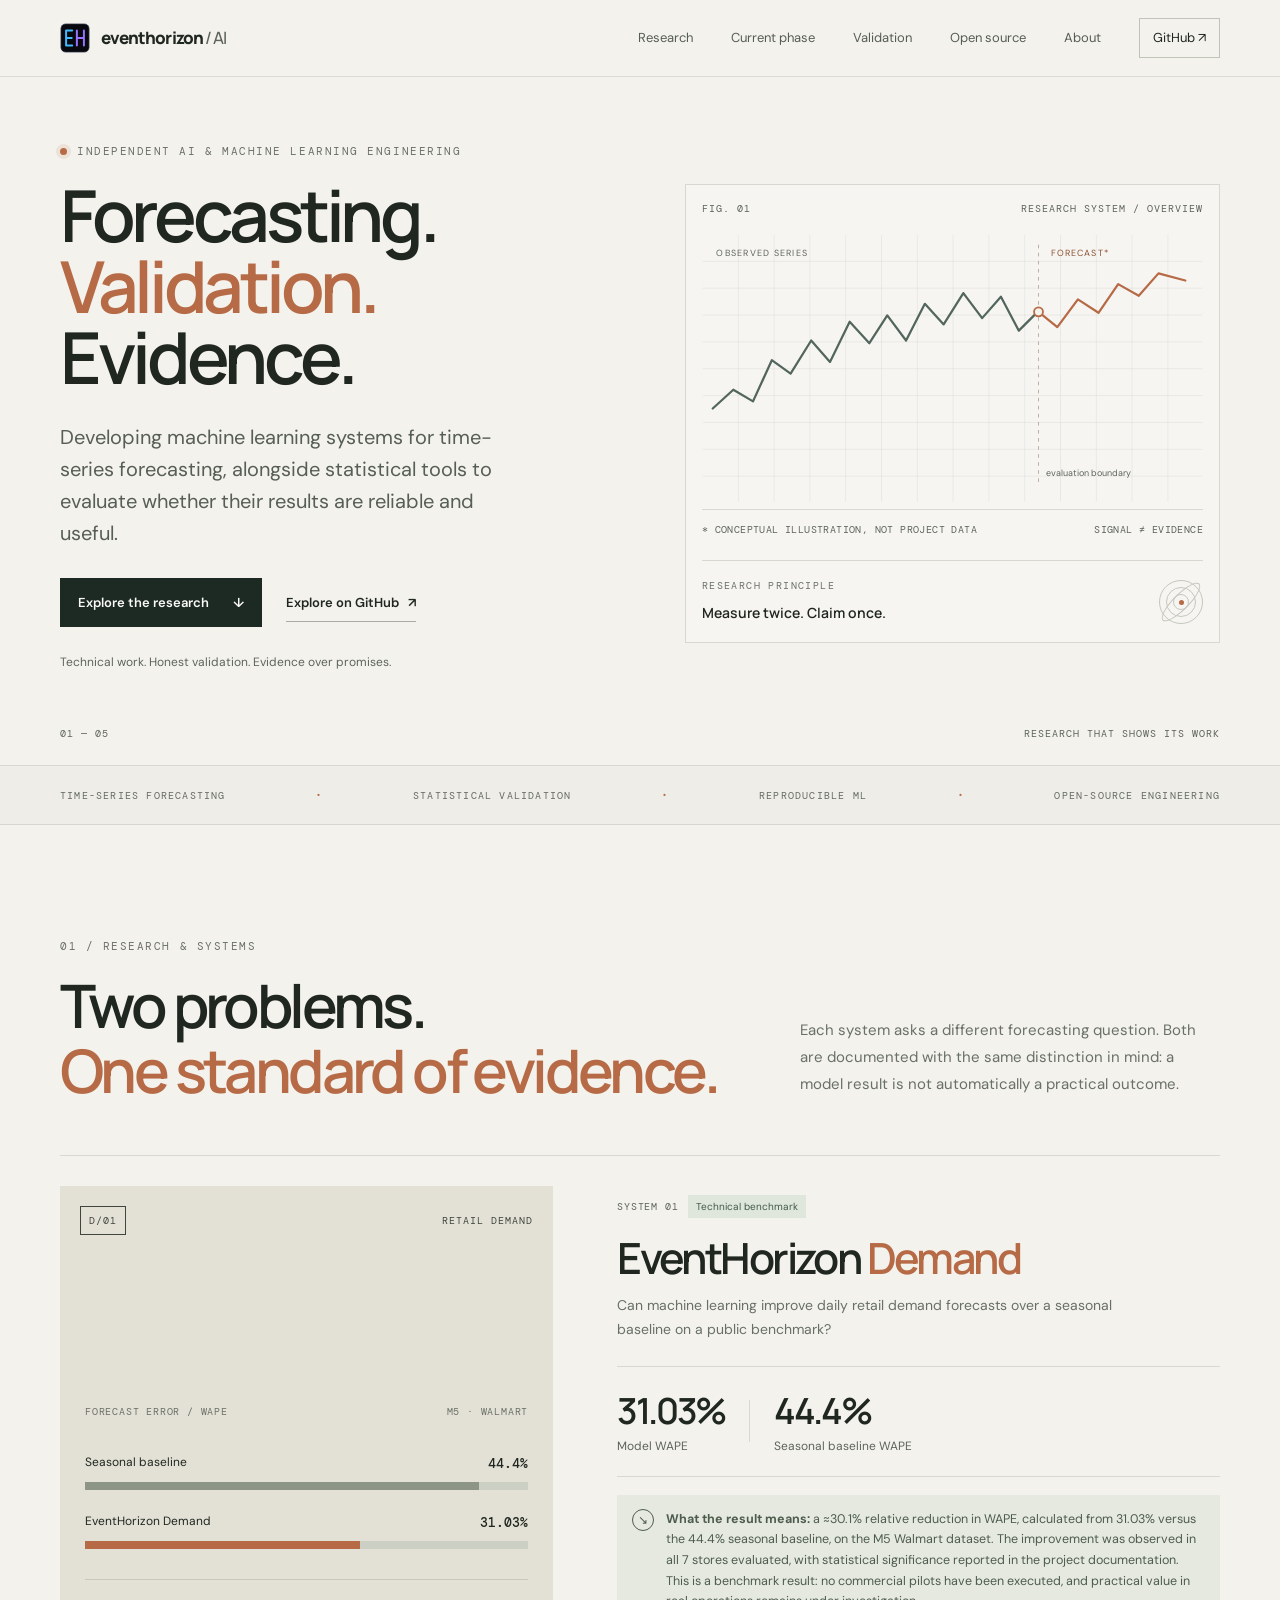
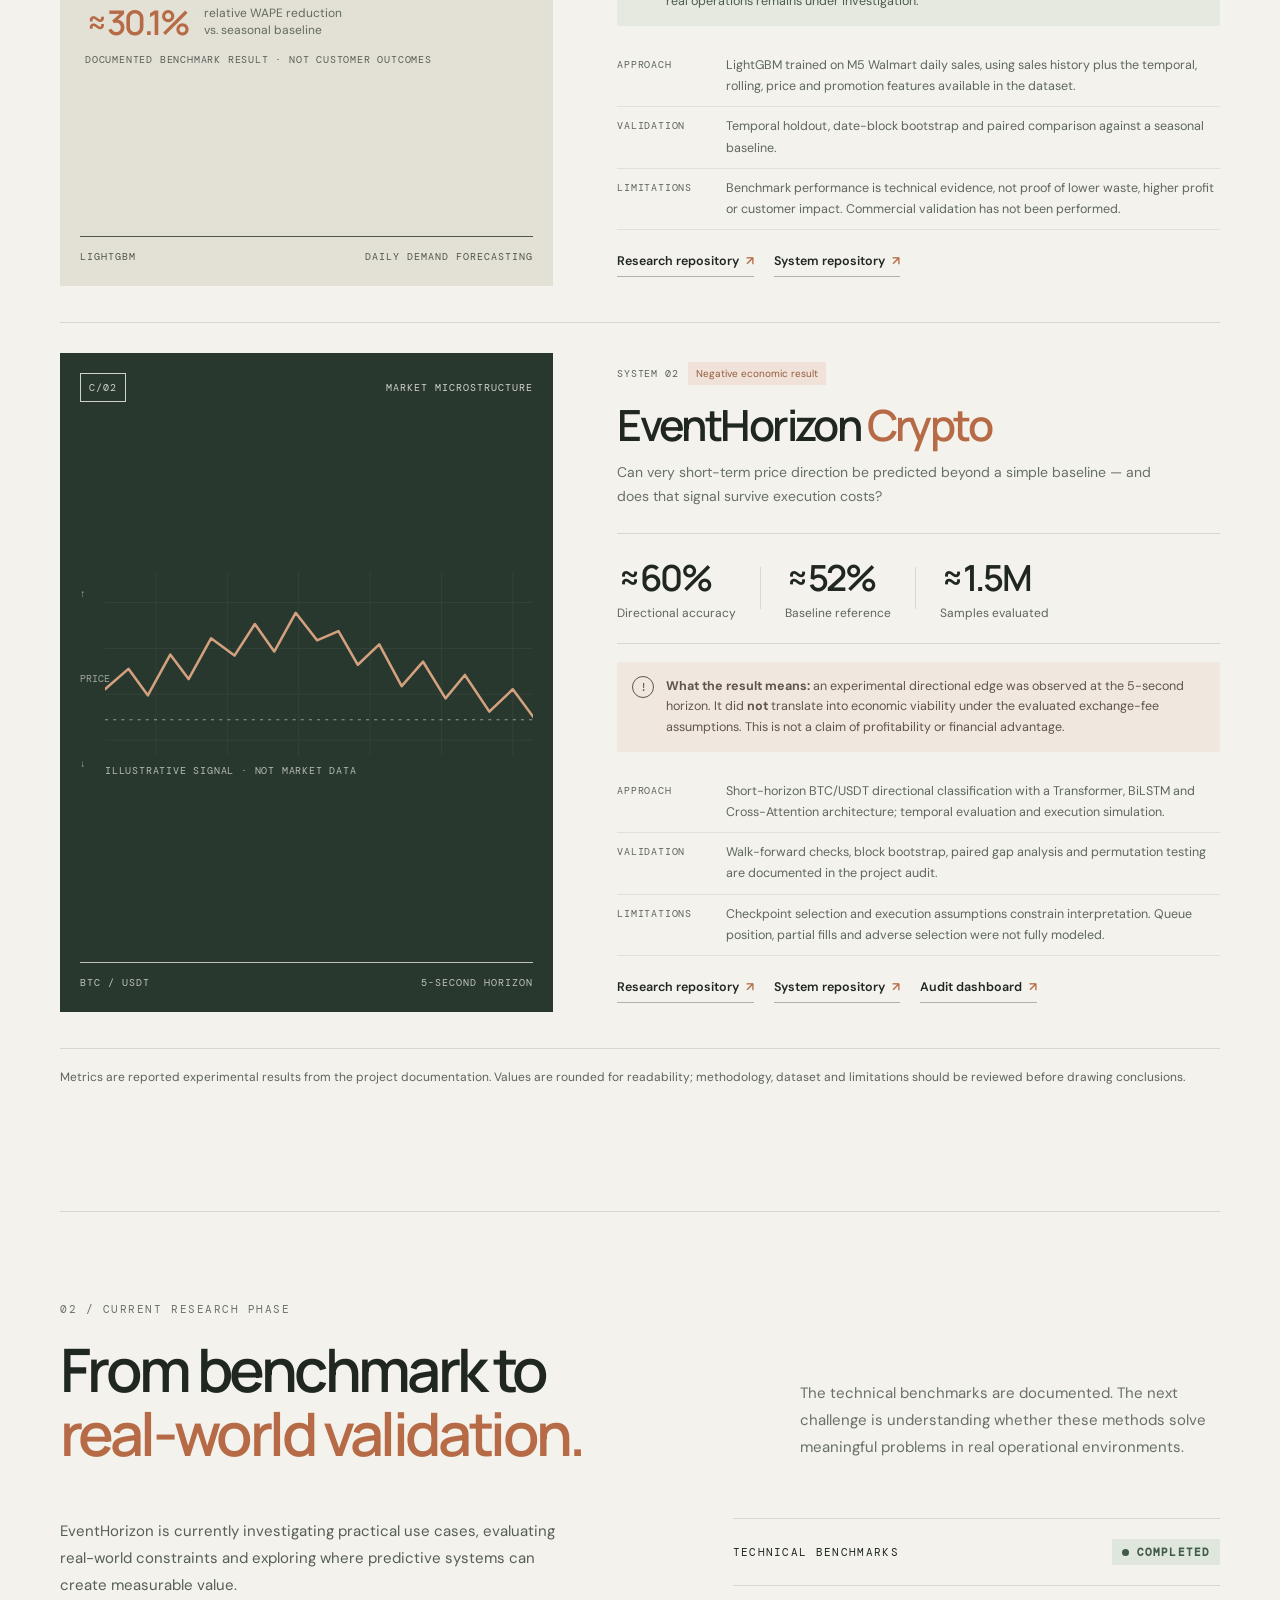
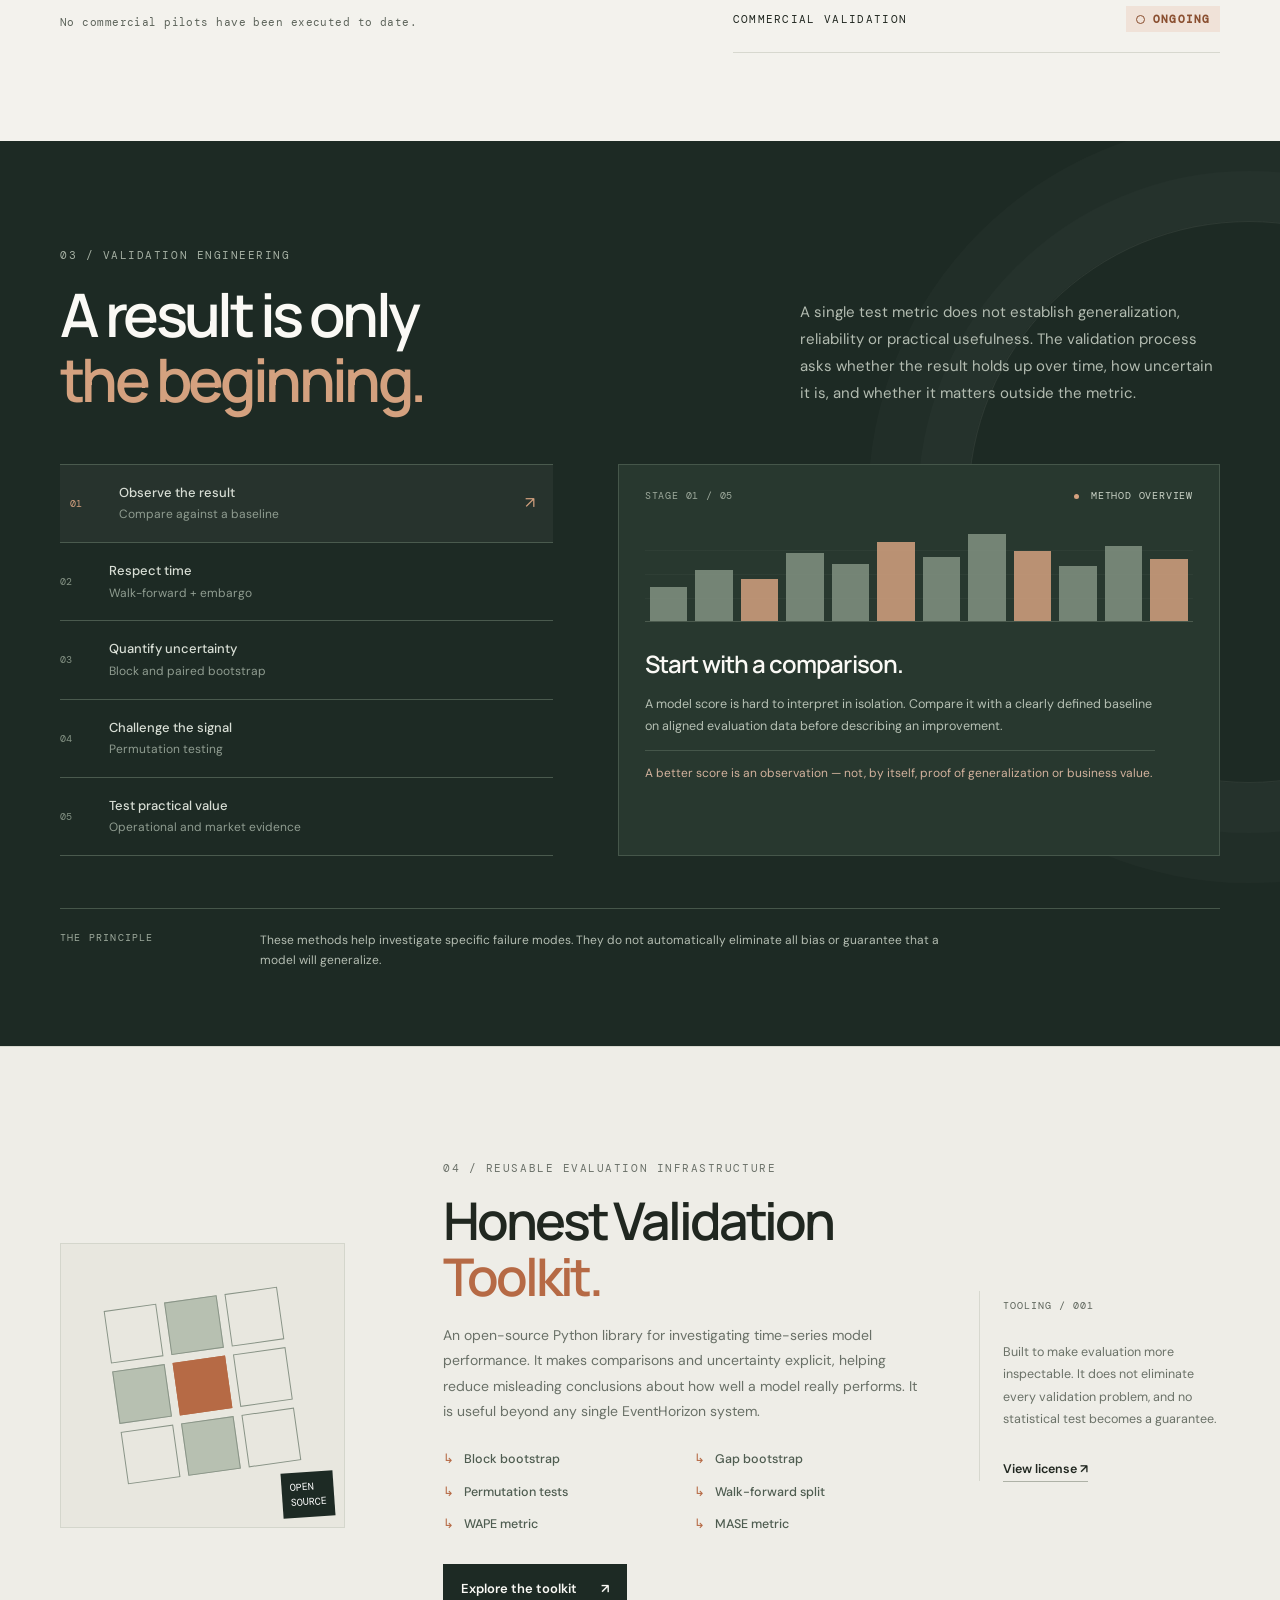
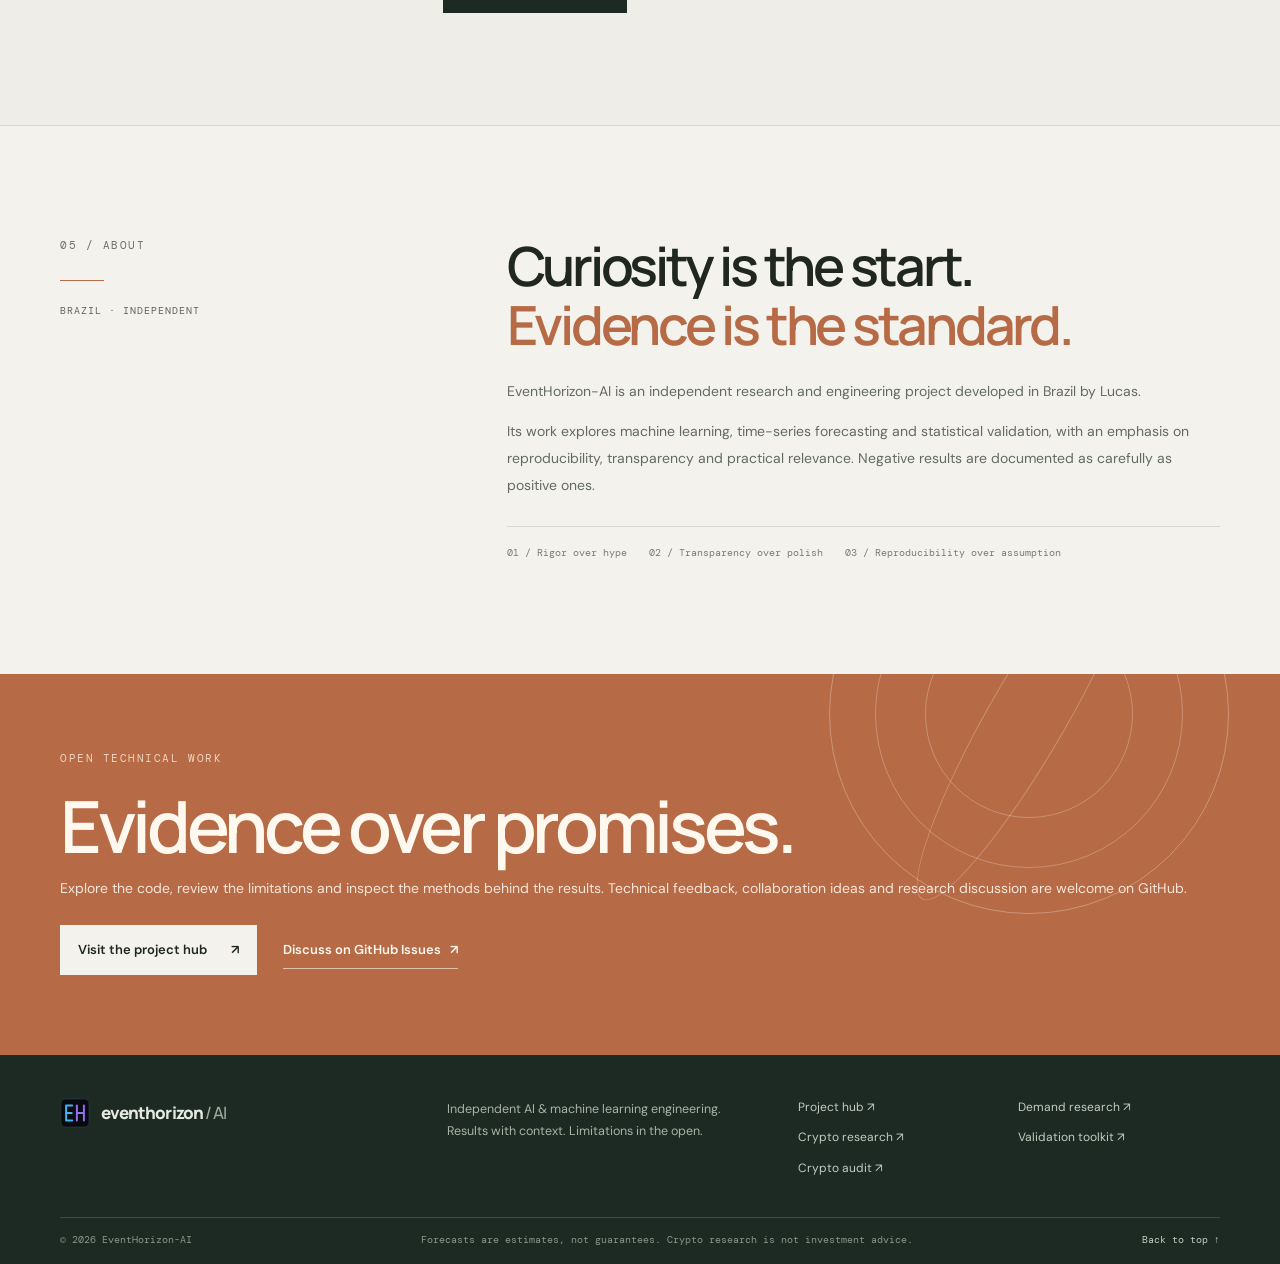
<file: index.html>
<!doctype html>
<html lang="en">
<head>
<meta charset="utf-8">
<meta name="viewport" content="width=device-width, initial-scale=1">
<meta name="color-scheme" content="light">
<meta name="theme-color" content="#f3f2ed">
<title>EventHorizon-AI — Independent AI &amp; Machine Learning Engineering</title>
<meta name="description" content="Independent AI and machine learning engineering: time-series forecasting systems and statistical validation tools, with documented results, stated limitations and open-source code.">
<meta property="og:type" content="website">
<meta property="og:site_name" content="EventHorizon-AI">
<meta property="og:locale" content="en_US">
<meta property="og:title" content="EventHorizon-AI — Technical work. Honest validation. Evidence over promises.">
<meta property="og:description" content="Forecasting systems, rigorous statistical validation and open-source tooling — with results and limitations documented in the open.">
<meta property="og:url" content="https://eventhorizon-ia.github.io/EventHorizon/">
<meta property="og:image" content="https://eventhorizon-ia.github.io/trader-ai/og-image.png">
<meta property="og:image:alt" content="EventHorizon-AI — independent AI and machine learning engineering">
<meta name="twitter:card" content="summary_large_image">
<link rel="canonical" href="https://eventhorizon-ia.github.io/EventHorizon/">
<link rel="preconnect" href="https://fonts.googleapis.com">
<link rel="preconnect" href="https://fonts.gstatic.com" crossorigin>
<link rel="stylesheet" href="https://fonts.googleapis.com/css2?family=DM+Mono:wght@400;500&family=DM+Sans:wght@400;500;600;700&family=Manrope:wght@400;500;600;700;800&display=swap">
<link rel="stylesheet" href="style.css">
<script src="script.js" defer></script>
</head>
<body>
<a class="skip-link" href="#main">Skip to content</a>
<header class="site-header">
<div class="shell nav-wrap">
<a class="wordmark" href="#top" aria-label="EventHorizon-AI home">
<svg class="brand-mark" viewBox="0 0 32 32" width="30" height="30" role="img" aria-label="EH monogram" focusable="false"><rect x="1" y="1" width="30" height="30" rx="5" fill="#07090f" stroke="#343849" stroke-width=".75"/><path class="mark-e" d="M13 8H6.5V24H13 M6.5 16H12.5"/><path class="mark-h" d="M18 8V24 M18 16H25.5 M25.5 8V24"/></svg>
<span>eventhorizon<span class="wordmark-light"> / AI</span></span>
</a>
<button class="menu-toggle" type="button" aria-expanded="false" aria-controls="primary-nav"><span class="menu-lines" aria-hidden="true"></span><span class="sr-only">Toggle navigation</span></button>
<nav id="primary-nav" class="primary-nav" aria-label="Main navigation">
<a href="#research">Research</a>
<a href="#phase">Current phase</a>
<a href="#validation">Validation</a>
<a href="#toolkit">Open source</a>
<a href="#about">About</a>
<a class="nav-github" href="https://github.com/EventHorizon-ia/EventHorizon" target="_blank" rel="noopener noreferrer">GitHub <span aria-hidden="true">↗</span></a>
</nav>
</div>
</header>

<main id="main">
<section class="hero shell" id="top">
<div class="hero-copy">
<p class="eyebrow"><span class="status-dot" aria-hidden="true"></span> INDEPENDENT AI &amp; MACHINE LEARNING ENGINEERING</p>
<h1>Forecasting.<br><em>Validation.</em><br>Evidence.</h1>
<p class="hero-lede">Developing machine learning systems for time-series forecasting, alongside statistical tools to evaluate whether their results are reliable and useful.</p>
<div class="hero-actions">
<a class="button button-dark" href="#research">Explore the research <span aria-hidden="true">↓</span></a>
<a class="text-link" href="https://github.com/EventHorizon-ia/EventHorizon" target="_blank" rel="noopener noreferrer">Explore on GitHub <span aria-hidden="true">↗</span></a>
</div>
<p class="hero-note">Technical work. Honest validation. Evidence over promises.</p>
</div>
<div class="hero-visual" aria-label="Illustrative time-series signal and validation checkpoints">
<div class="visual-topline"><span>FIG. 01</span><span>RESEARCH SYSTEM / OVERVIEW</span></div>
<svg class="signal-plot" viewBox="0 0 560 300" role="img" aria-labelledby="plot-title plot-desc">
<title id="plot-title">Illustrative time-series signal</title>
<desc id="plot-desc">A conceptual line plot with a muted observed signal, a forecast segment, and a vertical evaluation boundary. This is not measured project data.</desc>
<defs><pattern id="grid" width="40" height="30" patternUnits="userSpaceOnUse"><path d="M 40 0 L 0 0 0 30" fill="none" stroke="#d8d9d3" stroke-width="1"/></pattern></defs>
<rect x="1" y="1" width="558" height="298" fill="url(#grid)"/>
<line x1="376" y1="12" x2="376" y2="282" stroke="#b2a99a" stroke-dasharray="4 5"/>
<path class="signal-path" d="M12 195 L35 174 L57 187 L78 141 L99 156 L122 119 L143 143 L165 98 L187 122 L207 91 L228 119 L249 78 L270 101 L292 66 L313 94 L334 70 L354 108 L375 87" fill="none" stroke="#53665d" stroke-width="2.5" stroke-linecap="round" stroke-linejoin="round"/>
<path class="signal-forecast" d="M376 87 L397 104 L420 73 L443 88 L465 56 L488 69 L510 44 L540 52" fill="none" stroke="#b66a45" stroke-width="2.5" stroke-linecap="round" stroke-linejoin="round" stroke-dasharray="5 5"/>
<circle cx="376" cy="87" r="5" fill="#f3f2ed" stroke="#b66a45" stroke-width="2"/>
<text x="16" y="25" fill="#5d645b" font-size="10" letter-spacing="1.4">OBSERVED SERIES</text>
<text x="390" y="25" fill="#8a4f30" font-size="10" letter-spacing="1.2">FORECAST*</text>
<text x="384" y="270" fill="#5d645b" font-size="10">evaluation boundary</text>
</svg>
<div class="visual-caption"><span>* Conceptual illustration, not project data</span><span>Signal ≠ evidence</span></div>
<div class="visual-bottom">
<div><span class="mini-label">RESEARCH PRINCIPLE</span><strong>Measure twice. Claim once.</strong></div>
<div class="orbit" aria-hidden="true"><span></span><span></span><span></span><i></i></div>
</div>
</div>
<div class="hero-index"><span>01 — 05</span><span>RESEARCH THAT SHOWS ITS WORK</span></div>
</section>

<section class="ticker" aria-label="Research focus">
<div class="shell ticker-inner"><span>TIME-SERIES FORECASTING</span><b aria-hidden="true">·</b><span>STATISTICAL VALIDATION</span><b aria-hidden="true">·</b><span>REPRODUCIBLE ML</span><b aria-hidden="true">·</b><span>OPEN-SOURCE ENGINEERING</span></div>
</section>

<section class="section shell" id="research">
<div class="section-heading">
<div><p class="eyebrow">01 / RESEARCH &amp; SYSTEMS</p><h2>Two problems.<br><em>One standard of evidence.</em></h2></div>
<p class="section-intro">Each system asks a different forecasting question. Both are documented with the same distinction in mind: a model result is not automatically a practical outcome.</p>
</div>

<article class="project project-demand">
<div class="project-visual demand-visual">
<div class="project-label"><span class="project-symbol">D/01</span><span>RETAIL DEMAND</span></div>
<div class="demand-graphic" data-model-wape="31.03" data-baseline-wape="44.4" data-chart-max="50">
<div class="demand-top"><span>FORECAST ERROR / WAPE</span><span>M5 · WALMART</span></div>
<div class="bar-comparison" role="img" aria-label="WAPE comparison: seasonal baseline 44.4%; EventHorizon Demand 31.03%; approximately 30.1% relative reduction compared with baseline.">
<div class="bar-row"><span>Seasonal baseline</span><strong data-wape-value="baseline">44.4%</strong><div class="bar-track"><span class="bar-fill" data-wape-bar="baseline" style="width:88.8%"></span></div></div>
<div class="bar-row"><span>EventHorizon Demand</span><strong data-wape-value="model">31.03%</strong><div class="bar-track bar-model"><span class="bar-fill" data-wape-bar="model" style="width:62.06%"></span></div></div>
</div>
<div class="improvement"><strong data-wape-reduction>≈30.1%</strong><span>relative WAPE reduction<br>vs. seasonal baseline</span></div>
<p class="chart-foot">DOCUMENTED BENCHMARK RESULT · NOT CUSTOMER OUTCOMES</p>
</div>
<div class="project-visual-foot"><span>LIGHTGBM</span><span>DAILY DEMAND FORECASTING</span></div>
</div>
<div class="project-content">
<div class="project-kicker">SYSTEM 01 <span class="pill pill-open">Technical benchmark</span></div>
<h3>EventHorizon <em>Demand</em></h3>
<p class="project-summary">Can machine learning improve daily retail demand forecasts over a seasonal baseline on a public benchmark?</p>
<div class="metric-row">
<div class="metric"><strong data-wape-value="model">31.03%</strong><span>Model WAPE</span></div>
<div class="metric-divider"></div>
<div class="metric"><strong data-wape-value="baseline">44.4%</strong><span>Seasonal baseline WAPE</span></div>
</div>
<div class="context-line context-positive"><span class="context-icon" aria-hidden="true">↘</span><p><strong>What the result means:</strong> a <span data-wape-reduction>≈30.1%</span> relative reduction in WAPE, calculated from 31.03% versus the 44.4% seasonal baseline, on the M5 Walmart dataset. The improvement was observed in all 7 stores evaluated, with statistical significance reported in the project documentation. This is a benchmark result: no commercial pilots have been executed, and practical value in real operations remains under investigation.</p></div>
<dl class="project-details">
<div><dt>Approach</dt><dd>LightGBM trained on M5 Walmart daily sales, using sales history plus the temporal, rolling, price and promotion features available in the dataset.</dd></div>
<div><dt>Validation</dt><dd>Temporal holdout, date-block bootstrap and paired comparison against a seasonal baseline.</dd></div>
<div><dt>Limitations</dt><dd>Benchmark performance is technical evidence, not proof of lower waste, higher profit or customer impact. Commercial validation has not been performed.</dd></div>
</dl>
<div class="project-links"><a href="https://github.com/EventHorizon-ia/demand-m5" target="_blank" rel="noopener noreferrer">Research repository <span aria-hidden="true">↗</span></a><a href="https://github.com/EventHorizon-ia/eventhorizon-demand" target="_blank" rel="noopener noreferrer">System repository <span aria-hidden="true">↗</span></a></div>
</div>
</article>

<article class="project project-crypto">
<div class="project-visual crypto-visual">
<div class="project-label"><span class="project-symbol">C/02</span><span>MARKET MICROSTRUCTURE</span></div>
<div class="crypto-chart" aria-label="Illustrative price movement, not actual market data">
<div class="chart-y" aria-hidden="true"><span>↑</span><span>PRICE</span><span>↓</span></div>
<svg viewBox="0 0 420 180" role="img" aria-labelledby="crypto-title crypto-desc">
<title id="crypto-title">Conceptual short-horizon price path</title>
<desc id="crypto-desc">An illustrative zigzag price line showing why short-horizon directional prediction is challenging. It does not represent measured BTC/USDT prices.</desc>
<g stroke="#46544c" stroke-width="1" opacity=".35"><path d="M0 30H420M0 75H420M0 120H420M0 165H420"/><path d="M50 0V180M120 0V180M190 0V180M260 0V180M330 0V180M400 0V180"/></g>
<path class="price-path" d="M0 115 L23 95 L42 121 L64 81 L82 105 L104 65 L127 82 L147 51 L166 78 L187 40 L208 67 L229 58 L248 91 L269 71 L291 112 L312 88 L334 124 L353 101 L377 137 L400 115 L420 142" fill="none" stroke="#d4a17f" stroke-width="2.5" stroke-linecap="round" stroke-linejoin="round"/>
<line x1="0" y1="145" x2="420" y2="145" stroke="#f1e7dc" stroke-dasharray="3 5" opacity=".55"/>
</svg>
<span class="chart-foot">ILLUSTRATIVE SIGNAL · NOT MARKET DATA</span>
</div>
<div class="project-visual-foot"><span>BTC / USDT</span><span>5-SECOND HORIZON</span></div>
</div>
<div class="project-content">
<div class="project-kicker">SYSTEM 02 <span class="pill pill-warn">Negative economic result</span></div>
<h3>EventHorizon <em>Crypto</em></h3>
<p class="project-summary">Can very short-term price direction be predicted beyond a simple baseline — and does that signal survive execution costs?</p>
<div class="metric-row">
<div class="metric"><strong>≈60%</strong><span>Directional accuracy</span></div>
<div class="metric-divider"></div>
<div class="metric"><strong>≈52%</strong><span>Baseline reference</span></div>
<div class="metric-divider"></div>
<div class="metric"><strong>≈1.5M</strong><span>Samples evaluated</span></div>
</div>
<div class="context-line"><span class="context-icon" aria-hidden="true">!</span><p><strong>What the result means:</strong> an experimental directional edge was observed at the 5-second horizon. It did <strong>not</strong> translate into economic viability under the evaluated exchange-fee assumptions. This is not a claim of profitability or financial advantage.</p></div>
<dl class="project-details">
<div><dt>Approach</dt><dd>Short-horizon BTC/USDT directional classification with a Transformer, BiLSTM and Cross-Attention architecture; temporal evaluation and execution simulation.</dd></div>
<div><dt>Validation</dt><dd>Walk-forward checks, block bootstrap, paired gap analysis and permutation testing are documented in the project audit.</dd></div>
<div><dt>Limitations</dt><dd>Checkpoint selection and execution assumptions constrain interpretation. Queue position, partial fills and adverse selection were not fully modeled.</dd></div>
</dl>
<div class="project-links"><a href="https://github.com/EventHorizon-ia/crypto-h0-edge" target="_blank" rel="noopener noreferrer">Research repository <span aria-hidden="true">↗</span></a><a href="https://github.com/EventHorizon-ia/eventhorizon-crypto" target="_blank" rel="noopener noreferrer">System repository <span aria-hidden="true">↗</span></a><a href="dashboard-en.html">Audit dashboard <span aria-hidden="true">↗</span></a></div>
</div>
</article>
<p class="source-note">Metrics are reported experimental results from the project documentation. Values are rounded for readability; methodology, dataset and limitations should be reviewed before drawing conclusions.</p>
</section>

<section class="section shell phase-section" id="phase" aria-labelledby="phase-title">
<div class="section-heading">
<div><p class="eyebrow">02 / CURRENT RESEARCH PHASE</p><h2 id="phase-title">From benchmark to<br><em>real-world validation.</em></h2></div>
<p class="section-intro">The technical benchmarks are documented. The next challenge is understanding whether these methods solve meaningful problems in real operational environments.</p>
</div>
<div class="phase-grid">
<div class="phase-text">
<p>EventHorizon is currently investigating practical use cases, evaluating real-world constraints and exploring where predictive systems can create measurable value.</p>
<p class="phase-note">No commercial pilots have been executed to date.</p>
</div>
<ul class="status-list" aria-label="Project status">
<li><span class="status-name">TECHNICAL BENCHMARKS</span><span class="status-badge status-done">Completed</span></li>
<li><span class="status-name">COMMERCIAL VALIDATION</span><span class="status-badge status-ongoing">Ongoing</span></li>
</ul>
</div>
</section>

<section class="validation-section" id="validation">
<div class="shell validation-shell">
<div class="section-heading section-heading-light">
<div><p class="eyebrow">03 / VALIDATION ENGINEERING</p><h2>A result is only<br><em>the beginning.</em></h2></div>
<p class="section-intro">A single test metric does not establish generalization, reliability or practical usefulness. The validation process asks whether the result holds up over time, how uncertain it is, and whether it matters outside the metric.</p>
</div>
<div class="validation-layout">
<div class="validation-steps" role="tablist" aria-orientation="vertical" aria-label="Validation stages">
<button class="validation-step is-active" id="step-tab-1" role="tab" aria-selected="true" aria-controls="step-panel" data-step="0"><span>01</span><span><strong>Observe the result</strong><small>Compare against a baseline</small></span><span class="step-arrow" aria-hidden="true">↗</span></button>
<button class="validation-step" id="step-tab-2" role="tab" aria-selected="false" aria-controls="step-panel" data-step="1"><span>02</span><span><strong>Respect time</strong><small>Walk-forward + embargo</small></span><span class="step-arrow" aria-hidden="true">↗</span></button>
<button class="validation-step" id="step-tab-3" role="tab" aria-selected="false" aria-controls="step-panel" data-step="2"><span>03</span><span><strong>Quantify uncertainty</strong><small>Block and paired bootstrap</small></span><span class="step-arrow" aria-hidden="true">↗</span></button>
<button class="validation-step" id="step-tab-4" role="tab" aria-selected="false" aria-controls="step-panel" data-step="3"><span>04</span><span><strong>Challenge the signal</strong><small>Permutation testing</small></span><span class="step-arrow" aria-hidden="true">↗</span></button>
<button class="validation-step" id="step-tab-5" role="tab" aria-selected="false" aria-controls="step-panel" data-step="4"><span>05</span><span><strong>Test practical value</strong><small>Operational and market evidence</small></span><span class="step-arrow" aria-hidden="true">↗</span></button>
</div>
<div class="validation-panel" id="step-panel" role="tabpanel" aria-labelledby="step-tab-1" tabindex="0">
<div class="panel-top"><span id="panel-index">STAGE 01 / 05</span><span class="panel-status"><i></i> METHOD OVERVIEW</span></div>
<div class="panel-graphic" aria-hidden="true"><div class="sample-bars"><i style="height:36%"></i><i style="height:54%"></i><i style="height:45%"></i><i style="height:72%"></i><i style="height:61%"></i><i style="height:84%"></i><i style="height:68%"></i><i style="height:92%"></i><i style="height:74%"></i><i style="height:58%"></i><i style="height:80%"></i><i style="height:66%"></i></div></div>
<h3 id="panel-title">Start with a comparison.</h3>
<p id="panel-copy">A model score is hard to interpret in isolation. Compare it with a clearly defined baseline on aligned evaluation data before describing an improvement.</p>
<p class="panel-caveat" id="panel-caveat">A better score is an observation — not, by itself, proof of generalization or business value.</p>
</div>
</div>
<div class="validation-footnote"><span>THE PRINCIPLE</span><p>These methods help investigate specific failure modes. They do not automatically eliminate all bias or guarantee that a model will generalize.</p></div>
</div>
</section>

<div class="toolkit-band">
<section class="section shell toolkit-section" id="toolkit">
<div class="toolkit-mark" aria-hidden="true">
<div class="toolkit-grid"><span></span><span></span><span></span><span></span><span></span><span></span><span></span><span></span><span></span></div>
<div class="toolkit-stamp">OPEN<br>SOURCE</div>
</div>
<div class="toolkit-copy">
<p class="eyebrow">04 / REUSABLE EVALUATION INFRASTRUCTURE</p>
<h2>Honest Validation<br><em>Toolkit.</em></h2>
<p>An open-source Python library for investigating time-series model performance. It makes comparisons and uncertainty explicit, helping reduce misleading conclusions about how well a model really performs. It is useful beyond any single EventHorizon system.</p>
<ul class="tool-list">
<li><span aria-hidden="true">↳</span> Block bootstrap</li>
<li><span aria-hidden="true">↳</span> Gap bootstrap</li>
<li><span aria-hidden="true">↳</span> Permutation tests</li>
<li><span aria-hidden="true">↳</span> Walk-forward split</li>
<li><span aria-hidden="true">↳</span> WAPE metric</li>
<li><span aria-hidden="true">↳</span> MASE metric</li>
</ul>
<a class="button button-dark" href="https://github.com/EventHorizon-ia/honest-validation-toolkit" target="_blank" rel="noopener noreferrer">Explore the toolkit <span aria-hidden="true">↗</span></a>
</div>
<div class="toolkit-aside"><span class="aside-index">TOOLING / 001</span><p>Built to make evaluation more inspectable. It does not eliminate every validation problem, and no statistical test becomes a guarantee.</p><a href="https://github.com/EventHorizon-ia/honest-validation-toolkit/blob/main/LICENSE" target="_blank" rel="noopener noreferrer">View license <span aria-hidden="true">↗</span></a></div>
</section>
</div>

<section class="about-section shell" id="about">
<div class="about-label"><p class="eyebrow">05 / ABOUT</p><span class="about-line"></span><span class="about-coord">BRAZIL · INDEPENDENT</span></div>
<div class="about-copy"><h2>Curiosity is the start.<br><em>Evidence is the standard.</em></h2>
<p>EventHorizon-AI is an independent research and engineering project developed in Brazil by Lucas.</p>
<p>Its work explores machine learning, time-series forecasting and statistical validation, with an emphasis on reproducibility, transparency and practical relevance. Negative results are documented as carefully as positive ones.</p>
<div class="about-principles"><span>01 / Rigor over hype</span><span>02 / Transparency over polish</span><span>03 / Reproducibility over assumption</span></div></div>
</section>

<section class="closing-band">
<div class="shell closing-inner"><p class="eyebrow">OPEN TECHNICAL WORK</p><h2>Evidence over promises.</h2><p>Explore the code, review the limitations and inspect the methods behind the results. Technical feedback, collaboration ideas and research discussion are welcome on GitHub.</p>
<div class="closing-actions"><a class="button button-paper" href="https://github.com/EventHorizon-ia/EventHorizon" target="_blank" rel="noopener noreferrer">Visit the project hub <span aria-hidden="true">↗</span></a><a class="text-link" href="https://github.com/EventHorizon-ia/EventHorizon/issues" target="_blank" rel="noopener noreferrer">Discuss on GitHub Issues <span aria-hidden="true">↗</span></a></div></div>
<div class="closing-orbit" aria-hidden="true"><span></span><span></span><span></span></div>
</section>
</main>

<footer class="site-footer">
<div class="shell footer-top">
<a class="wordmark footer-wordmark" href="#top"><svg class="brand-mark" viewBox="0 0 32 32" width="30" height="30" role="img" aria-label="EH monogram" focusable="false"><rect x="1" y="1" width="30" height="30" rx="5" fill="#07090f" stroke="#343849" stroke-width=".75"/><path class="mark-e" d="M13 8H6.5V24H13 M6.5 16H12.5"/><path class="mark-h" d="M18 8V24 M18 16H25.5 M25.5 8V24"/></svg><span>eventhorizon<span class="wordmark-light"> / AI</span></span></a>
<p>Independent AI &amp; machine learning engineering.<br>Results with context. Limitations in the open.</p>
<div class="footer-links">
<a href="https://github.com/EventHorizon-ia/EventHorizon" target="_blank" rel="noopener noreferrer">Project hub ↗</a>
<a href="https://github.com/EventHorizon-ia/demand-m5" target="_blank" rel="noopener noreferrer">Demand research ↗</a>
<a href="https://github.com/EventHorizon-ia/crypto-h0-edge" target="_blank" rel="noopener noreferrer">Crypto research ↗</a>
<a href="https://github.com/EventHorizon-ia/honest-validation-toolkit" target="_blank" rel="noopener noreferrer">Validation toolkit ↗</a>
<a href="dashboard-en.html">Crypto audit ↗</a>
</div>
</div>
<div class="shell footer-bottom"><span>© <span id="year">2026</span> EventHorizon-AI</span><span>Forecasts are estimates, not guarantees. Crypto research is not investment advice.</span><a href="#top">Back to top ↑</a></div>
</footer>
</body>
</html>
</file>
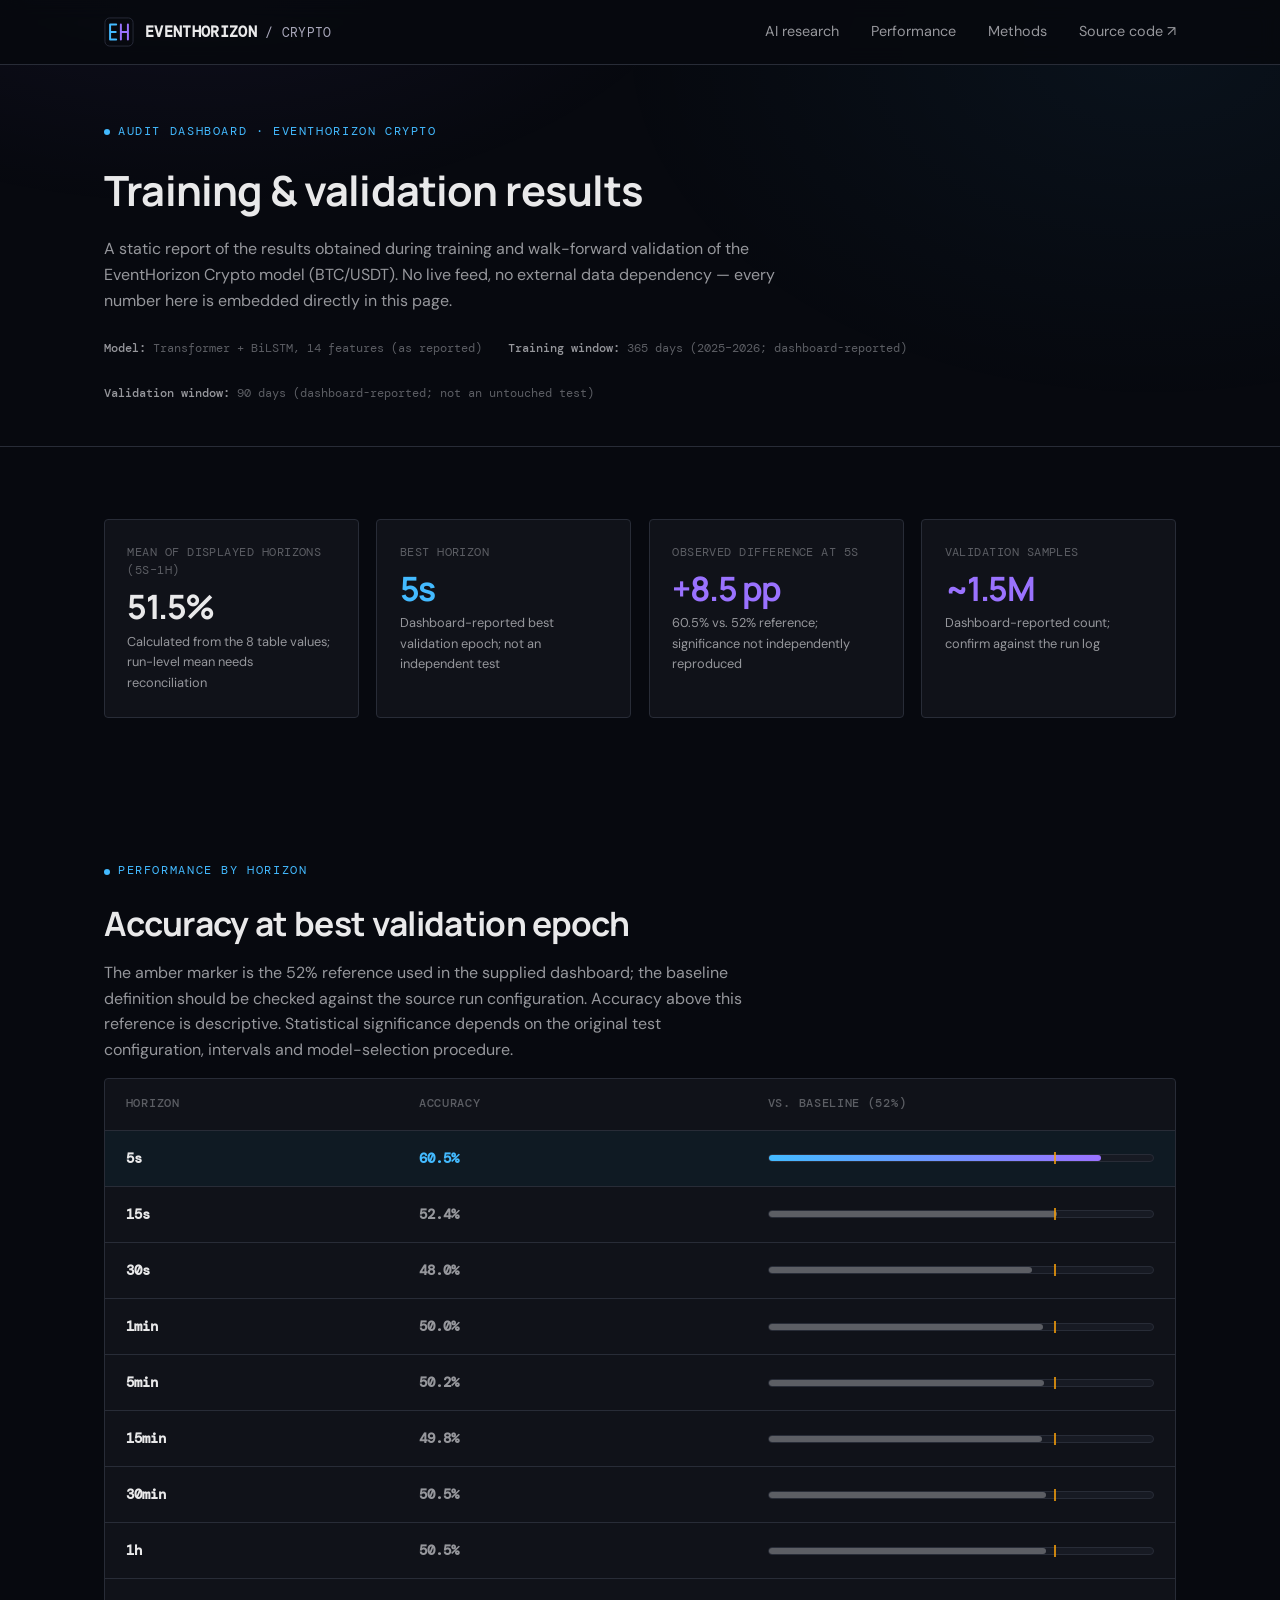
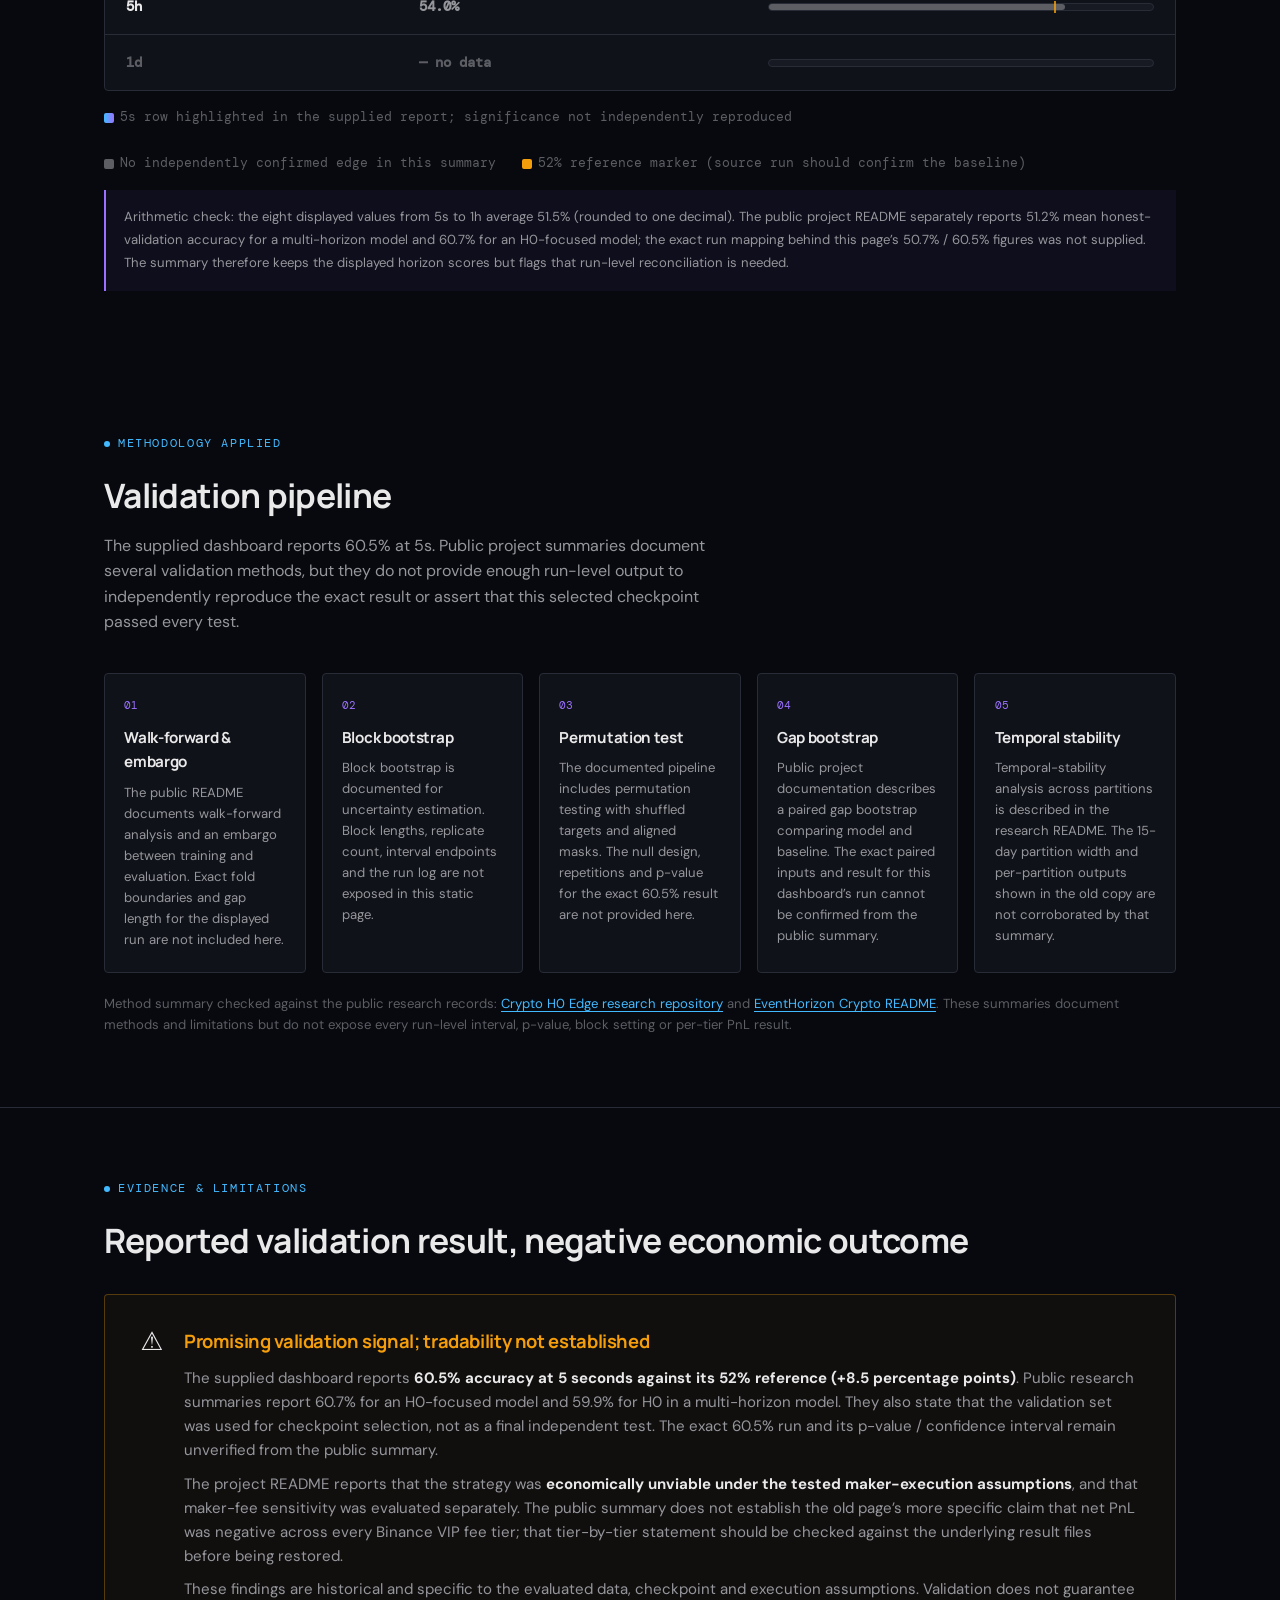
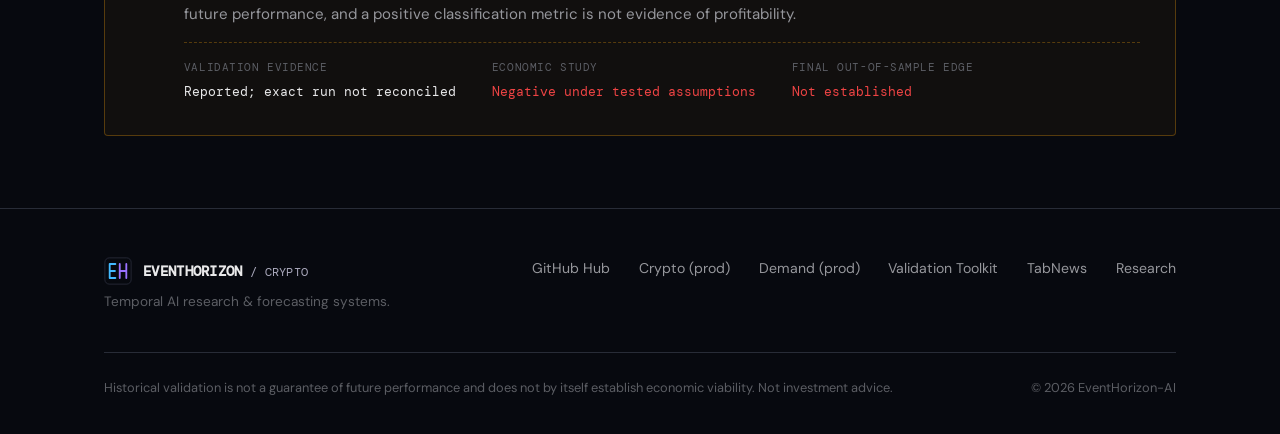
<file: dashboard-en.html>
<!DOCTYPE html>

<html lang="en">

<head>

<meta charset="UTF-8">

<meta name="viewport" content="width=device-width, initial-scale=1.0">

<meta name="color-scheme" content="dark">
<meta name="theme-color" content="#07090f">

<title>Audit Dashboard — EventHorizon Crypto</title>

<meta name="description" content="Static audit report of EventHorizon Crypto (BTC/USDT) training and validation results — accuracy by horizon, validation pipeline, and an honest note on economic viability.">

<link rel="icon" href="data:,">

<link rel="preconnect" href="https://fonts.googleapis.com">

<link rel="preconnect" href="https://fonts.gstatic.com" crossorigin>

<link href="https://fonts.googleapis.com/css2?family=DM+Mono:wght@400;500&family=DM+Sans:wght@400;500;600;700&family=Manrope:wght@400;500;600;700;800&display=swap" rel="stylesheet">

<style>

  

  /* tokens   */
  
  :root{

    --bg:        #07090f;

    --surface:   #101219;
    --surface-2: #171a23;
    --border:    #282c37;
    --border-hi: #414756;
    --cyan:      #43baff;

    --cyan-dim:  #238dcc;

    --purple:    #9a72ff;

    --amber:     #f59e0b;

    --green:     #22c55e;

    --red:       #ef4444;



    --text:      #e9e9ea;

    --text-dim:  #96979c;

    --text-faint:#5c5e64;



    --display: 'Manrope', 'DM Sans', system-ui, sans-serif;

    --mono: 'DM Mono', 'SFMono-Regular', Menlo, monospace;

    --body: 'DM Sans', system-ui, sans-serif;



    --radius: 4px;

    --wrap: 1120px;

  }



  *{ box-sizing:border-box; margin:0; padding:0; }

  html{ scroll-behavior:smooth; }

  body{

    background:var(--bg);

    color:var(--text);

    font-family:var(--body);

    line-height:1.6;

    -webkit-font-smoothing:antialiased;

  }

  body::before{

    content:"";

    position:fixed; inset:0;

    background:

      radial-gradient(ellipse 900px 500px at 15% -10%, rgba(154,114,255,.075), transparent 60%),

      radial-gradient(ellipse 900px 600px at 90% 5%, rgba(67,186,255,.055), transparent 60%);

    pointer-events:none;

    z-index:0;

  }

  .wrap{ max-width:var(--wrap); margin:0 auto; padding:0 1.5rem; position:relative; z-index:1; }

  a{ color:inherit; text-decoration:none; }

  :focus-visible{ outline:2px solid var(--cyan); outline-offset:3px; }



  h1,h2,h3,h4{ font-family:var(--display); letter-spacing:-0.02em; color:var(--text); }

  .eyebrow{

    font-family:var(--mono); font-size:.72rem; letter-spacing:.14em; text-transform:uppercase;

    color:var(--cyan); display:flex; align-items:center; gap:.5rem; margin-bottom:1rem;

  }

  .eyebrow::before{ content:""; width:6px; height:6px; border-radius:50%; background:var(--cyan); box-shadow:0 0 5px rgba(67,186,255,.22); }



  section{ position:relative; z-index:1; padding:4.5rem 0; }

  section h2{ font-size:clamp(1.5rem,3vw,2.1rem); }

  .section-sub{ color:var(--text-dim); max-width:640px; margin-top:.6rem; font-size:1rem; }



  .pass-chip{

    display:inline-flex; align-items:center; gap:.4rem;

    font-family:var(--mono); font-size:.78rem; color:var(--green);

    background:rgba(34,197,94,.08); border:1px solid rgba(34,197,94,.25);

    padding:.3rem .65rem; border-radius:6px;

  }

  .pass-chip::before{ content:"✓"; font-weight:700; }



  .btn{

    display:inline-flex; align-items:center; gap:.55rem;

    font-family:var(--mono); font-size:.85rem; font-weight:500;

    padding:.85rem 1.4rem; border-radius:7px; border:1px solid transparent;

    transition:transform .15s, filter .15s, border-color .15s;

  }

  .btn:hover{ transform:translateY(-1px); }

  .btn-primary{ background:var(--cyan); color:#04141a; }

  .btn-primary:hover{ filter:brightness(1.1); }

  .btn-outline{ border-color:var(--border-hi); color:var(--text); }

  .btn-outline:hover{ border-color:var(--cyan); color:var(--cyan); }



  /*navbar   */

  .navbar{

    position:sticky; top:0; z-index:50;

    background:rgba(10,10,10,.85); backdrop-filter:blur(10px);

    border-bottom:1px solid var(--border);

  }

  .nav-content{ display:flex; align-items:center; justify-content:space-between; height:64px; }

  .logo{ display:flex; align-items:center; gap:.55rem; font-family:var(--mono); font-weight:600; font-size:.95rem; letter-spacing:.03em; }

  .brand-mark{ display:block; flex:0 0 auto; overflow:visible; border-radius:6px; }
  .brand-mark .mark-e,.brand-mark .mark-h{ fill:none; stroke-width:2.1; stroke-linecap:round; stroke-linejoin:round; }
  .brand-mark .mark-e{ stroke:var(--cyan); }
  .brand-mark .mark-h{ stroke:var(--purple); }
  .logo:hover .brand-mark{ filter:drop-shadow(0 0 3px rgba(67,186,255,.16)); }

  .logo span.dim{ color:var(--text-dim); font-weight:400; }

  .nav-links{ display:flex; align-items:center; gap:2rem; font-size:.9rem; color:var(--text-dim); }

  .nav-links a:hover{ color:var(--text); }

  .nav-cta{

    font-family:var(--mono); font-size:.82rem; color:var(--bg) !important;

    background:var(--cyan); padding:.5rem 1rem; border-radius:6px;

    transition:filter .15s;

  }

  .nav-cta:hover{ filter:brightness(1.1); }



  /* page header*/

  .page-header{ padding:3.6rem 0 2.6rem; border-bottom:1px solid var(--border); }

  .page-header h1{ font-size:clamp(1.9rem,4vw,2.6rem); margin-bottom:.8rem; }

  .page-header .section-sub{ max-width:680px; }

  .header-meta{

    display:flex; gap:1.6rem; flex-wrap:wrap; margin-top:1.6rem;

    font-family:var(--mono); font-size:.78rem; color:var(--text-faint);

  }

  .header-meta strong{ color:var(--text-dim); font-weight:500; }



  /*metric cars. */

  .metrics-grid{ display:grid; grid-template-columns:repeat(4,1fr); gap:1.1rem; }

  .metric-card{

    background:var(--surface); border:1px solid var(--border); border-radius:var(--radius);

    padding:1.5rem 1.4rem;

  }

  .metric-card .metric-label{ font-family:var(--mono); font-size:.72rem; letter-spacing:.04em; text-transform:uppercase; color:var(--text-faint); margin-bottom:.6rem; }

  .metric-card .metric-value{ font-family:var(--display); font-size:2.1rem; font-weight:700; line-height:1; }

  .metric-card .metric-value.cyan{ color:var(--cyan); }

  .metric-card .metric-value.purple{ color:var(--purple); }

  .metric-card .metric-value.green{ color:var(--green); }

  .metric-card .metric-sub{ font-size:.8rem; color:var(--text-dim); margin-top:.5rem; }



  /* performance table */

  .perf-table-wrap{

    background:var(--surface); border:1px solid var(--border); border-radius:var(--radius);

    overflow:hidden; margin-top:1rem;

  }

  table{ width:100%; border-collapse:collapse; }

  thead th{

    text-align:left; font-family:var(--mono); font-size:.72rem; letter-spacing:.06em; text-transform:uppercase;

    color:var(--text-faint); padding:1rem 1.3rem; border-bottom:1px solid var(--border); font-weight:500;

  }

  tbody td{ padding:1rem 1.3rem; border-bottom:1px solid var(--border); font-size:.9rem; vertical-align:middle; }

  tbody tr:last-child td{ border-bottom:none; }

  tbody tr.highlight{ background:rgba(6,182,212,.05); }

  tbody tr.nodata td{ color:var(--text-faint); }

  .horizon-cell{ font-family:var(--mono); font-weight:600; }

  .acc-cell{ font-family:var(--mono); font-weight:600; white-space:nowrap; }

  .acc-cell.reported{ color:var(--cyan); }

  .acc-cell.flat{ color:var(--text-dim); }

  .bar-cell{ width:40%; }

  .bar-track{

    position:relative; height:8px; background:var(--surface-2); border-radius:4px; overflow:visible;

    border:1px solid var(--border);

  }

  .bar-fill{ position:absolute; top:0; left:0; height:100%; border-radius:4px; background:var(--text-faint); }

  .bar-fill.reported{ background:linear-gradient(90deg,var(--cyan),var(--purple)); }

  .baseline-mark{

    position:absolute; top:-3px; bottom:-3px; width:2px; background:var(--amber); opacity:.8;

  }

  .table-legend{ display:flex; gap:1.6rem; flex-wrap:wrap; margin-top:1rem; font-size:.8rem; color:var(--text-faint); font-family:var(--mono); }

  .table-legend span{ display:inline-flex; align-items:center; gap:.4rem; }

  .legend-swatch{ width:10px; height:10px; border-radius:2px; display:inline-block; }



  /* ============ VALIDATION PIPELINE (reused pattern) ============ */

  .pipeline-grid{ display:grid; grid-template-columns:repeat(5,1fr); gap:1rem; margin-top:2.4rem; }

  .pipeline-step{

    background:var(--surface); border:1px solid var(--border); border-radius:var(--radius);

    padding:1.4rem 1.2rem;

  }

  .pipeline-step .step-index{ font-family:var(--mono); font-size:.7rem; color:var(--purple); margin-bottom:.7rem; display:block; }

  .pipeline-step h4{ font-size:.95rem; margin-bottom:.45rem; }

  .pipeline-step p{ font-size:.82rem; color:var(--text-dim); }



  /* honest note */

  .honest-section{ border-top:1px solid var(--border); }

  .honest-box{

    background:rgba(245,158,11,.06); border:1px solid rgba(245,158,11,.3);

    border-radius:var(--radius); padding:2rem 2.2rem; display:flex; gap:1.3rem; align-items:flex-start;

  }

  .honest-box .icon{ font-size:1.6rem; line-height:1; flex-shrink:0; margin-top:.15rem; }

  .honest-box h3{ color:var(--amber); font-size:1.15rem; margin-bottom:.6rem; }

  .honest-box p{ color:var(--text-dim); font-size:.94rem; margin-bottom:.6rem; }

  .honest-box p:last-child{ margin-bottom:0; }

  .honest-box strong{ color:var(--text); }

  .honest-verdict{

    margin-top:1rem; padding-top:1rem; border-top:1px dashed rgba(245,158,11,.3);

    font-family:var(--mono); font-size:.85rem; display:flex; gap:2rem; flex-wrap:wrap;

  }

  .honest-verdict div span.k{ display:block; color:var(--text-faint); font-size:.7rem; text-transform:uppercase; letter-spacing:.05em; margin-bottom:.3rem; }

  .honest-verdict div span.v{ color:var(--text); }

  .honest-verdict .v.neg{ color:var(--red); }

  .honest-verdict .v.pos{ color:var(--green); }



  /* footer  */

  footer{ border-top:1px solid var(--border); padding:3rem 0 2.2rem; }

  .footer-grid{ display:flex; justify-content:space-between; align-items:flex-start; flex-wrap:wrap; gap:2rem; }

  .footer-brand p{ color:var(--text-faint); font-size:.85rem; margin-top:.4rem; }

  .footer-links{ display:flex; gap:1.8rem; flex-wrap:wrap; font-size:.88rem; color:var(--text-dim); }

  .footer-links a:hover{ color:var(--cyan); }

  .footer-bottom{ margin-top:2.4rem; padding-top:1.6rem; border-top:1px solid var(--border); font-size:.8rem; color:var(--text-faint); display:flex; justify-content:space-between; flex-wrap:wrap; gap:.6rem; }



  /*responsive  */

  @media (max-width:860px){

    .metrics-grid{ grid-template-columns:1fr 1fr; }

    .pipeline-grid{ grid-template-columns:1fr 1fr; }

    .nav-links{ gap:1.1rem; font-size:.82rem; }

    .nav-links{ width:100%; overflow-x:auto; padding-bottom:.35rem; white-space:nowrap; scrollbar-width:thin; }

    .bar-cell{ width:30%; }

  }

  @media (max-width:640px){

    thead{ display:none; }

    table, tbody, tr, td{ display:block; width:100%; }

    tbody tr{ padding:1rem 1.3rem; }

    tbody td{ border:none; padding:.35rem 0; display:flex; justify-content:space-between; gap:1rem; }

    tbody td.bar-cell{ display:block; padding-top:.6rem; }

    tbody td::before{ content:attr(data-label); font-family:var(--mono); font-size:.7rem; color:var(--text-faint); text-transform:uppercase; }

    tbody tr:not(:last-child){ border-bottom:1px solid var(--border); }

  }

  @media (max-width:520px){

    section{ padding:3rem 0; }

    .metrics-grid{ grid-template-columns:1fr; }

    .pipeline-grid{ grid-template-columns:1fr; }

    .honest-box{ flex-direction:column; padding:1.5rem; }

    .footer-bottom{ flex-direction:column; }

  }



 
  html{ scroll-padding-top:82px; }
  .skip-link{ position:absolute; left:1rem; top:-4rem; z-index:100; padding:.65rem .9rem; background:#07090f; color:#fff; border:1px solid var(--cyan); border-radius:4px; }
  .skip-link:focus{ top:.8rem; }
  .logo{ gap:.7rem; letter-spacing:.02em; }
  .logo span.dim{ font-size:.83em; color:#aaa9bc; }
  .navbar{ background:rgba(7,9,15,.92); }
  :focus-visible{ outline:2px solid var(--cyan); outline-offset:4px; }
  .eyebrow::before{ box-shadow:none; }
  .metric-card,.pipeline-step,.perf-table-wrap,.honest-box{ transition:transform .22s ease,border-color .22s ease,background-color .22s ease,box-shadow .22s ease; }
  .metric-card:hover,.pipeline-step:hover{ transform:translateY(-2px); border-color:var(--border-hi); }
  .metric-card .metric-value{ letter-spacing:-.045em; }
  .bar-fill{ transform-origin:left center; transition:transform .8s cubic-bezier(.2,.7,.2,1),opacity .25s ease; }
  .pipeline-step .step-index{ color:var(--purple); }
  .pipeline-step{ min-height:190px; }
  .audit-note{ margin-top:1rem; padding:1rem 1.1rem; border-left:2px solid var(--purple); background:rgba(154,114,255,.055); color:var(--text-dim); font-size:.82rem; line-height:1.75; }
  .method-source{ margin-top:1.25rem; color:var(--text-faint); font-size:.82rem; }
  .method-source a{ color:var(--cyan); text-decoration:underline; text-underline-offset:3px; }
  .honest-box{ background:rgba(245,158,11,.045); }
  .honest-verdict{ column-gap:2.25rem; row-gap:1rem; }
  .honest-verdict .v{ font-size:.8rem; line-height:1.55; max-width:260px; }
  footer .brand-mark{ width:28px; height:28px; }
  footer .logo{ font-size:.9rem; }
  footer .footer-links a{ transition:color .2s ease; }
  footer .footer-links a:focus-visible,footer .footer-links a:hover{ color:var(--cyan); }
  .brand-mark.is-glowing{ animation:monogram-flash 850ms ease-out 1; }
  @keyframes monogram-flash{
    0%,100%{filter:drop-shadow(0 0 0 rgba(67,186,255,0));}
    40%{filter:drop-shadow(0 0 3px rgba(67,186,255,.4)) drop-shadow(0 0 4px rgba(154,114,255,.2));}
  }
  html.motion-ready .reveal-on-scroll{ opacity:0; transform:translateY(12px); }
  html.motion-ready .reveal-on-scroll.is-visible{ opacity:1; transform:translateY(0); }
  html.motion-ready .perf-table-wrap .bar-fill{ transform:scaleX(0); }
  html.motion-ready .perf-table-wrap.is-visible .bar-fill{ transform:scaleX(1); }
  .metric-card:nth-child(2),.pipeline-step:nth-child(2){ transition-delay:40ms; }
  .metric-card:nth-child(3),.pipeline-step:nth-child(3){ transition-delay:80ms; }
  .metric-card:nth-child(4),.pipeline-step:nth-child(4){ transition-delay:120ms; }
  @media(max-width:860px){ .pipeline-step{ min-height:0; } }
  @media(max-width:640px){
    .nav-content{ min-height:64px; height:auto; align-items:flex-start; flex-direction:column; padding-top:.8rem; padding-bottom:.6rem; gap:.7rem; }
    .nav-links{ gap:1.2rem; font-size:.8rem; }
    .page-header{ padding-top:2.6rem; }
    .header-meta{ gap:.7rem 1.2rem; }
    .audit-note{ font-size:.78rem; }
  }
  @media(prefers-reduced-motion:reduce){
    html{ scroll-behavior:auto !important; }
    *,*::before,*::after{ animation:none !important; transition:none !important; scroll-behavior:auto !important; }
    html.motion-ready .reveal-on-scroll{ opacity:1 !important; transform:none !important; }
    html.motion-ready .perf-table-wrap .bar-fill{ transform:none !important; }
  }

</style>

</head>

<body>





<a class="skip-link" href="#main">Skip to content</a>
<nav class="navbar" aria-label="Primary navigation">
  <div class="wrap nav-content">
    <a href="index.html#top" class="logo" aria-label="EventHorizon-AI home">
        <svg class="brand-mark" viewBox="0 0 32 32" width="30" height="30" role="img" aria-label="EH monogram" focusable="false">
          <rect x="1" y="1" width="30" height="30" rx="5" fill="#07090f" stroke="#343849" stroke-width=".75"/>
          <path class="mark-e" d="M13 8H6.5V24H13 M6.5 16H12.5"/>
          <path class="mark-h" d="M18 8V24 M18 16H25.5 M25.5 8V24"/>
        </svg>
        <span>EVENTHORIZON<span class="dim"> / CRYPTO</span></span>
      </a>
    <div class="nav-links">
      <a href="index.html#research">AI research</a>
      <a href="#performance">Performance</a>
      <a href="#validation-methods">Methods</a>
      <a href="https://github.com/EventHorizon-ia/EventHorizon-Crypto" target="_blank" rel="noopener noreferrer">Source code <span aria-hidden="true">↗</span></a>
    </div>
  </div>
</nav>



<!-- ══ PAGE HEADER ══ -->

<main id="main">
<header class="page-header" id="top">

  <div class="wrap">

    <div class="eyebrow">Audit Dashboard · EventHorizon Crypto</div>

    <h1>Training &amp; validation results</h1>

    <p class="section-sub">

      A static report of the results obtained during training and walk-forward validation of the EventHorizon Crypto model (BTC/USDT). No live feed, no external data dependency — every number here is embedded directly in this page.

    </p>

    <div class="header-meta">

      <span><strong>Model:</strong> Transformer + BiLSTM, 14 features (as reported)</span>

      <span><strong>Training window:</strong> 365 days (2025–2026; dashboard-reported)</span>

      <span><strong>Validation window:</strong> 90 days (dashboard-reported; not an untouched test)</span>

    </div>

  </div>

</header>





<section>

  <div class="wrap">

    <div class="metrics-grid">

      <div class="metric-card">

        <div class="metric-label">Mean of displayed horizons (5s–1h)</div>

        <div class="metric-value">51.5%</div>

        <div class="metric-sub">Calculated from the 8 table values; run-level mean needs reconciliation</div>

      </div>

      <div class="metric-card">

        <div class="metric-label">Best horizon</div>

        <div class="metric-value cyan">5s</div>

        <div class="metric-sub">Dashboard-reported best validation epoch; not an independent test</div>

      </div>

      <div class="metric-card">

        <div class="metric-label">Observed difference at 5s</div>

        <div class="metric-value purple">+8.5 pp</div>

        <div class="metric-sub">60.5% vs. 52% reference; significance not independently reproduced</div>

      </div>

      <div class="metric-card">

        <div class="metric-label">Validation samples</div>

        <div class="metric-value purple">~1.5M</div>

        <div class="metric-sub">Dashboard-reported count; confirm against the run log</div>

      </div>

    </div>

  </div>

</section>




<section id="performance">

  <div class="wrap">

    <div class="eyebrow">Performance by horizon</div>

    <h2>Accuracy at best validation epoch</h2>

    <p class="section-sub">The amber marker is the 52% reference used in the supplied dashboard; the baseline definition should be checked against the source run configuration. Accuracy above this reference is descriptive. Statistical significance depends on the original test configuration, intervals and model-selection procedure.</p>



    <div class="perf-table-wrap">

      <table aria-label="Directional accuracy by prediction horizon">

        <thead>

          <tr>

            <th>Horizon</th>

            <th>Accuracy</th>

            <th class="bar-cell">vs. baseline (52%)</th>

          </tr>

        </thead>

        <tbody>

          <tr class="highlight">

            <td class="horizon-cell" data-label="Horizon">5s</td>

            <td class="acc-cell reported" data-label="Accuracy">60.5%</td>

            <td class="bar-cell" data-label="vs. baseline">

              <div class="bar-track" aria-hidden="true"><div class="bar-fill reported" style="width:86.4%"></div><div class="baseline-mark" style="left:74.3%"></div></div>

            </td>

          </tr>

          <tr>

            <td class="horizon-cell" data-label="Horizon">15s</td>

            <td class="acc-cell flat" data-label="Accuracy">52.4%</td>

            <td class="bar-cell" data-label="vs. baseline">

              <div class="bar-track" aria-hidden="true"><div class="bar-fill" style="width:74.9%"></div><div class="baseline-mark" style="left:74.3%"></div></div>

            </td>

          </tr>

          <tr>

            <td class="horizon-cell" data-label="Horizon">30s</td>

            <td class="acc-cell flat" data-label="Accuracy">48.0%</td>

            <td class="bar-cell" data-label="vs. baseline">

              <div class="bar-track" aria-hidden="true"><div class="bar-fill" style="width:68.6%"></div><div class="baseline-mark" style="left:74.3%"></div></div>

            </td>

          </tr>

          <tr>

            <td class="horizon-cell" data-label="Horizon">1min</td>

            <td class="acc-cell flat" data-label="Accuracy">50.0%</td>

            <td class="bar-cell" data-label="vs. baseline">

              <div class="bar-track" aria-hidden="true"><div class="bar-fill" style="width:71.4%"></div><div class="baseline-mark" style="left:74.3%"></div></div>

            </td>

          </tr>

          <tr>

            <td class="horizon-cell" data-label="Horizon">5min</td>

            <td class="acc-cell flat" data-label="Accuracy">50.2%</td>

            <td class="bar-cell" data-label="vs. baseline">

              <div class="bar-track" aria-hidden="true"><div class="bar-fill" style="width:71.7%"></div><div class="baseline-mark" style="left:74.3%"></div></div>

            </td>

          </tr>

          <tr>

            <td class="horizon-cell" data-label="Horizon">15min</td>

            <td class="acc-cell flat" data-label="Accuracy">49.8%</td>

            <td class="bar-cell" data-label="vs. baseline">

              <div class="bar-track" aria-hidden="true"><div class="bar-fill" style="width:71.1%"></div><div class="baseline-mark" style="left:74.3%"></div></div>

            </td>

          </tr>

          <tr>

            <td class="horizon-cell" data-label="Horizon">30min</td>

            <td class="acc-cell flat" data-label="Accuracy">50.5%</td>

            <td class="bar-cell" data-label="vs. baseline">

              <div class="bar-track" aria-hidden="true"><div class="bar-fill" style="width:72.1%"></div><div class="baseline-mark" style="left:74.3%"></div></div>

            </td>

          </tr>

          <tr>

            <td class="horizon-cell" data-label="Horizon">1h</td>

            <td class="acc-cell flat" data-label="Accuracy">50.5%</td>

            <td class="bar-cell" data-label="vs. baseline">

              <div class="bar-track" aria-hidden="true"><div class="bar-fill" style="width:72.1%"></div><div class="baseline-mark" style="left:74.3%"></div></div>

            </td>

          </tr>

          <tr>

            <td class="horizon-cell" data-label="Horizon">5h</td>

            <td class="acc-cell flat" data-label="Accuracy">54.0%</td>

            <td class="bar-cell" data-label="vs. baseline">

              <div class="bar-track" aria-hidden="true"><div class="bar-fill" style="width:77.1%"></div><div class="baseline-mark" style="left:74.3%"></div></div>

            </td>

          </tr>

          <tr class="nodata">

            <td class="horizon-cell" data-label="Horizon">1d</td>

            <td class="acc-cell" data-label="Accuracy">— no data</td>

            <td class="bar-cell" data-label="vs. baseline">

              <div class="bar-track" aria-hidden="true"></div>

            </td>

          </tr>

        </tbody>

      </table>

    </div>

    <div class="table-legend">

      <span><span class="legend-swatch" style="background:linear-gradient(90deg,var(--cyan),var(--purple));"></span> 5s row highlighted in the supplied report; significance not independently reproduced</span>

      <span><span class="legend-swatch" style="background:var(--text-faint);"></span> No independently confirmed edge in this summary</span>

      <span><span class="legend-swatch" style="background:var(--amber);"></span> 52% reference marker (source run should confirm the baseline)</span>

    </div>
      <p class="audit-note">Arithmetic check: the eight displayed values from 5s to 1h average 51.5% (rounded to one decimal). The public project README separately reports 51.2% mean honest-validation accuracy for a multi-horizon model and 60.7% for an H0-focused model; the exact run mapping behind this page’s 50.7% / 60.5% figures was not supplied. The summary therefore keeps the displayed horizon scores but flags that run-level reconciliation is needed.</p>

  </div>

</section>




<section id="validation-methods">

  <div class="wrap">

    <div class="eyebrow">Methodology applied</div>

    <h2>Validation pipeline</h2>

    <p class="section-sub">The supplied dashboard reports 60.5% at 5s. Public project summaries document several validation methods, but they do not provide enough run-level output to independently reproduce the exact result or assert that this selected checkpoint passed every test.</p>



    <div class="pipeline-grid">

      <div class="pipeline-step">

        <span class="step-index">01</span>

        <h4>Walk-forward & embargo</h4>

        <p>The public README documents walk-forward analysis and an embargo between training and evaluation. Exact fold boundaries and gap length for the displayed run are not included here.</p>

      </div>

      <div class="pipeline-step">

        <span class="step-index">02</span>

        <h4>Block bootstrap</h4>

        <p>Block bootstrap is documented for uncertainty estimation. Block lengths, replicate count, interval endpoints and the run log are not exposed in this static page.</p>

      </div>

      <div class="pipeline-step">

        <span class="step-index">03</span>

        <h4>Permutation test</h4>

        <p>The documented pipeline includes permutation testing with shuffled targets and aligned masks. The null design, repetitions and p-value for the exact 60.5% result are not provided here.</p>

      </div>

      <div class="pipeline-step">

        <span class="step-index">04</span>

        <h4>Gap bootstrap</h4>

        <p>Public project documentation describes a paired gap bootstrap comparing model and baseline. The exact paired inputs and result for this dashboard’s run cannot be confirmed from the public summary.</p>

      </div>

      <div class="pipeline-step">

        <span class="step-index">05</span>

        <h4>Temporal stability</h4>

        <p>Temporal-stability analysis across partitions is described in the research README. The 15-day partition width and per-partition outputs shown in the old copy are not corroborated by that summary.</p>

      </div>

    </div>

  <p class="method-source">Method summary checked against the public research records: <a href="https://github.com/EventHorizon-ia/crypto-h0-edge" target="_blank" rel="noopener noreferrer">Crypto H0 Edge research repository</a> and <a href="https://github.com/EventHorizon-ia/EventHorizon-Crypto" target="_blank" rel="noopener noreferrer">EventHorizon Crypto README</a>. These summaries document methods and limitations but do not expose every run-level interval, p-value, block setting or per-tier PnL result.</p>

    </div>

</section>






<section class="honest-section">

  <div class="wrap">

    <div class="eyebrow">Evidence & limitations</div>

    <h2>Reported validation result, negative economic outcome</h2>

    <div class="honest-box" style="margin-top:1.6rem;">

      <span class="icon">⚠️</span>

      <div>

        <h3>Promising validation signal; tradability not established</h3>
        <p>The supplied dashboard reports <strong>60.5% accuracy at 5 seconds against its 52% reference (+8.5 percentage points)</strong>. Public research summaries report 60.7% for an H0-focused model and 59.9% for H0 in a multi-horizon model. They also state that the validation set was used for checkpoint selection, not as a final independent test. The exact 60.5% run and its p-value / confidence interval remain unverified from the public summary.</p>
        <p>The project README reports that the strategy was <strong>economically unviable under the tested maker-execution assumptions</strong>, and that maker-fee sensitivity was evaluated separately. The public summary does not establish the old page’s more specific claim that net PnL was negative across every Binance VIP fee tier; that tier-by-tier statement should be checked against the underlying result files before being restored.</p>
        <p>These findings are historical and specific to the evaluated data, checkpoint and execution assumptions. Validation does not guarantee future performance, and a positive classification metric is not evidence of profitability.</p>
        <div class="honest-verdict">

          <div><span class="k">Validation evidence</span><span class="v">Reported; exact run not reconciled</span></div>

          <div><span class="k">Economic study</span><span class="v neg">Negative under tested assumptions</span></div>

          <div><span class="k">Final out-of-sample edge</span><span class="v neg">Not established</span></div>

        </div>

      </div>

    </div>

  </div>

</section>



</main>


<footer>

  <div class="wrap">

    <div class="footer-grid">

      <div class="footer-brand">

        <a href="index.html#top" class="logo" aria-label="EventHorizon-AI home">
          <svg class="brand-mark" viewBox="0 0 32 32" width="30" height="30" role="img" aria-label="EH monogram" focusable="false">
            <rect x="1" y="1" width="30" height="30" rx="5" fill="#07090f" stroke="#343849" stroke-width=".75"/>
            <path class="mark-e" d="M13 8H6.5V24H13 M6.5 16H12.5"/>
            <path class="mark-h" d="M18 8V24 M18 16H25.5 M25.5 8V24"/>
          </svg>
          <span>EVENTHORIZON<span class="dim"> / CRYPTO</span></span>
        </a>
        <p>Temporal AI research &amp; forecasting systems.</p>

      </div>

      <div class="footer-links">

        <a href="https://github.com/EventHorizon-ia/EventHorizon" target="_blank" rel="noopener">GitHub Hub</a>
        <a href="https://github.com/EventHorizon-ia/EventHorizon-Crypto" target="_blank" rel="noopener">Crypto (prod)</a>
        <a href="https://github.com/EventHorizon-ia/EventHorizon-Demand" target="_blank" rel="noopener">Demand (prod)</a>
        <a href="https://github.com/EventHorizon-ia/honest-validation-toolkit" target="_blank" rel="noopener">Validation Toolkit</a>

        <a href="https://www.tabnews.com.br/" target="_blank" rel="noopener">TabNews</a>
        <a href="index.html#research">Research</a>

      </div>

    </div>

    <div class="footer-bottom">

      <span>Historical validation is not a guarantee of future performance and does not by itself establish economic viability. Not investment advice.</span>

      <span>&copy; 2026 EventHorizon-AI</span>

    </div>

  </div>

</footer>




<script>
(() => {
  const reduceMotion = window.matchMedia && window.matchMedia('(prefers-reduced-motion: reduce)').matches;
  if (reduceMotion || !('IntersectionObserver' in window)) return;

  const targets = document.querySelectorAll('.metric-card, .pipeline-step, .honest-box, .perf-table-wrap');
  if (!targets.length) return;

  const observer = new IntersectionObserver((entries, instance) => {
    for (const entry of entries) {
      if (!entry.isIntersecting) continue;
      entry.target.classList.add('is-visible');
      instance.unobserve(entry.target);
    }
  }, { threshold: 0.12, rootMargin: '0px 0px -24px 0px' });

  targets.forEach((target) => {
    target.classList.add('reveal-on-scroll');
    observer.observe(target);
  });
  document.documentElement.classList.add('motion-ready');

  const mark = document.querySelector('.brand-mark');
  if (mark) {
    mark.classList.add('is-glowing');
    mark.addEventListener('animationend', () => mark.classList.remove('is-glowing'), { once: true });
  }
})();
</script>

</body>

</html>
</file>
<file: style.css>
:root {
  --paper: #f3f2ed;
  --paper-deep: #e8e7df;
  --ink: #202720;
  --muted: #6b7169;
  --line: #d7d8cf;
  --forest: #334a3e;
  --forest-dark: #1d2a24;
  --clay: #b66a45;
  --clay-light: #d4a17f;
  --electric-blue: #43baff;
  --signal-violet: #9a72ff;
  --white: #faf9f5;
  --mono: "DM Mono", "SFMono-Regular", Consolas, monospace;
  --sans: "DM Sans", Arial, sans-serif;
  --display: "Manrope", "DM Sans", sans-serif;
  --shell: 1160px;
}
* { box-sizing: border-box; }
html { scroll-behavior: smooth; scroll-padding-top: 90px; }
body { margin: 0; background: var(--paper); color: var(--ink); font-family: var(--sans); font-size: 16px; line-height: 1.65; -webkit-font-smoothing: antialiased; }
a { color: inherit; text-decoration: none; }
button { font: inherit; }
a:focus-visible, button:focus-visible { outline: 3px solid var(--clay); outline-offset: 4px; }
::selection { background: #d9b7a0; color: #202720; }
.shell { width: min(var(--shell), calc(100% - 64px)); margin-inline: auto; }
.skip-link { position: absolute; top: -80px; left: 16px; z-index: 100; background: var(--ink); color: white; padding: 12px 16px; }
.skip-link:focus { top: 12px; }
.sr-only { position: absolute; width: 1px; height: 1px; padding: 0; margin: -1px; overflow: hidden; clip: rect(0,0,0,0); white-space: nowrap; border: 0; }
.site-header { position: sticky; top: 0; z-index: 50; background: rgba(243,242,237,.94); backdrop-filter: blur(12px); border-bottom: 1px solid rgba(215,216,207,.8); }
.nav-wrap { min-height: 76px; display: flex; align-items: center; justify-content: space-between; gap: 24px; }
.wordmark { display: inline-flex; align-items: center; gap: 11px; font-family: var(--display); font-weight: 800; letter-spacing: -.055em; font-size: 17px; white-space: nowrap; }
.wordmark-light { color: #5d645b; font-weight: 500; }
.brand-mark { display: block; flex: 0 0 auto; overflow: visible; border-radius: 6px; }
.brand-mark .mark-e, .brand-mark .mark-h { fill: none; stroke-width: 2.1; stroke-linecap: round; stroke-linejoin: round; }
.brand-mark .mark-e { stroke: var(--electric-blue); }
.brand-mark .mark-h { stroke: var(--signal-violet); }
.wordmark:hover .brand-mark, .wordmark:focus-visible .brand-mark { filter: drop-shadow(0 0 3px rgba(67,186,255,.18)); }
.primary-nav { display: flex; align-items: center; gap: clamp(18px, 3vw, 38px); font-size: 13px; color: #565d55; }
.primary-nav a { transition: color .2s ease; }.primary-nav a:hover { color: var(--clay); }
.primary-nav .nav-github { color: var(--ink); border: 1px solid #bfc3b8; padding: 8px 13px; }
.menu-toggle { display: none; border: 1px solid var(--line); background: transparent; color: var(--ink); width: 42px; height: 42px; cursor: pointer; }
.menu-lines, .menu-lines::before, .menu-lines::after { display: block; width: 18px; height: 1.5px; background: var(--ink); margin: auto; position: relative; }
.menu-lines::before, .menu-lines::after { content: ""; position: absolute; left: 0; }
.menu-lines::before { top: -6px; }.menu-lines::after { top: 6px; }
.hero { min-height: 640px; display: grid; grid-template-columns: 1fr 1fr; align-items: center; column-gap: clamp(38px, 7vw, 90px); padding-top: 65px; padding-bottom: 80px; position: relative; }
.eyebrow, .mini-label { font-family: var(--mono); font-size: 10px; letter-spacing: .14em; color: var(--muted); margin: 0 0 20px; }
.hero .eyebrow { display: flex; align-items: center; gap: 10px; }
.status-dot { width: 7px; height: 7px; background: var(--clay); border-radius: 50%; box-shadow: 0 0 0 4px rgba(182,106,69,.12); }
h1, h2, h3, p { margin-top: 0; }
h1, h2, h3 { font-family: var(--display); letter-spacing: -.06em; font-weight: 600; }
h1 { font-size: clamp(56px, 7.2vw, 94px); line-height: .99; margin-bottom: 28px; }
h1 em, h2 em, h3 em { color: var(--clay); font-style: normal; }
.hero-lede { max-width: 470px; font-size: clamp(17px, 1.6vw, 20px); line-height: 1.6; color: #565e55; margin-bottom: 29px; }
.hero-actions { display: flex; flex-wrap: wrap; align-items: center; gap: 24px; }
.button { display: inline-flex; align-items: center; justify-content: center; gap: 24px; padding: 14px 18px; min-height: 49px; font-size: 13px; font-weight: 600; transition: transform .2s ease, background .2s ease; }
.button:hover { transform: translateY(-2px); }
.button-dark { background: var(--forest-dark); color: var(--white); }.button-dark:hover { background: var(--forest); }
.text-link { font-size: 13px; font-weight: 600; border-bottom: 1px solid #a9ada2; padding: 8px 0; }.text-link span { margin-left: 6px; }
.hero-note { font-size: 11px; color: #5d645b; margin-top: 26px; }
.hero-visual { border: 1px solid var(--line); padding: 16px; background: rgba(250,249,245,.45); align-self: center; }
.visual-topline, .visual-caption, .project-visual-foot { display: flex; justify-content: space-between; gap: 12px; font-family: var(--mono); font-size: 9px; letter-spacing: .1em; color: #5d645b; }
.signal-plot { display: block; width: 100%; margin: 17px 0 6px; }
.visual-caption { border-top: 1px solid var(--line); padding-top: 12px; letter-spacing: .04em; text-transform: uppercase; font-size: 8px; }
.visual-bottom { border-top: 1px solid var(--line); margin-top: 22px; padding-top: 17px; display: flex; align-items: center; justify-content: space-between; }
.mini-label { display: block; font-size: 8px; margin-bottom: 5px; }
.visual-bottom strong { font-family: var(--display); font-size: 14px; font-weight: 600; }
.orbit { width: 44px; height: 44px; border: 1px solid #c4c8bc; border-radius: 50%; position: relative; display: grid; place-items: center; }
.orbit span { position: absolute; inset: 6px; border: 1px solid #c4c8bc; border-radius: 50%; }.orbit span:nth-child(2) { inset: 13px; }.orbit span:nth-child(3) { inset: -5px 13px; transform: rotate(45deg); border-radius: 50%; }.orbit i { width: 5px; height: 5px; background: var(--clay); border-radius: 50%; }
.hero-index { position: absolute; bottom: 25px; left: 0; right: 0; display: flex; justify-content: space-between; font: 9px var(--mono); letter-spacing: .1em; color: #5d645b; }
.ticker { border-block: 1px solid var(--line); background: #eeede7; }
.ticker-inner { display: flex; align-items: center; justify-content: space-between; min-height: 58px; gap: 15px; font: 9px var(--mono); letter-spacing: .12em; color: #656c62; }
.ticker-inner b { color: var(--clay); font-size: 15px; font-weight: 400; }
.section { padding-top: 112px; padding-bottom: 112px; }
.section-heading { display: grid; grid-template-columns: 1.1fr .7fr; gap: 80px; align-items: end; margin-bottom: 52px; }
.section-heading .eyebrow { margin-bottom: 18px; }
h2 { font-size: clamp(38px, 5vw, 60px); line-height: 1.08; margin-bottom: 0; }
.section-intro { max-width: 430px; color: #697067; font-size: 15px; line-height: 1.8; margin-bottom: 5px; }
.project { display: grid; grid-template-columns: .9fr 1.1fr; border-top: 1px solid var(--line); padding: 30px 0 36px; gap: clamp(30px, 5vw, 68px); }
.project:last-of-type { border-bottom: 1px solid var(--line); }
.project-visual { min-height: 405px; display: flex; flex-direction: column; justify-content: space-between; padding: 20px; color: #f4f2e9; overflow: hidden; }
.crypto-visual { background: #28382f; }.demand-visual { background: #e3e1d6; color: var(--ink); }
.project-label { display: flex; align-items: center; justify-content: space-between; font: 9px var(--mono); letter-spacing: .1em; opacity: .83; }
.project-symbol { border: 1px solid currentColor; padding: 7px 8px; }
.crypto-chart { position: relative; padding: 10px 0 25px 25px; }
.crypto-chart svg { width: 100%; display: block; }
.chart-y { position: absolute; left: 0; top: 25px; bottom: 32px; display: flex; flex-direction: column; justify-content: space-between; font: 8px var(--mono); opacity: .6; }
.chart-foot { font: 8px var(--mono); letter-spacing: .08em; display: block; margin-top: 8px; opacity: .7; }
.project-visual-foot { color: inherit; border-top: 1px solid currentColor; opacity: .75; padding-top: 12px; }
.demand-graphic { padding: 25px 5px 15px; }
.demand-top { display: flex; justify-content: space-between; font: 8px var(--mono); letter-spacing: .08em; color: #6b7168; margin-bottom: 35px; }
.bar-row { display: grid; grid-template-columns: 1fr auto; gap: 9px 15px; margin-bottom: 22px; align-items: center; font-size: 11px; }
.bar-row strong { font: 500 13px var(--mono); }
.bar-track { grid-column: 1 / -1; height: 8px; background: #cbcfc4; }
.bar-track span { display: block; height: 100%; background: #8d9686; }
.bar-model span { background: var(--clay); }
.improvement { border-top: 1px solid #c6c8bd; padding-top: 19px; margin-top: 30px; display: flex; align-items: center; gap: 15px; }
.improvement strong { font: 600 34px var(--display); letter-spacing: -.06em; color: var(--clay); }
.improvement span { font-size: 10px; color: #626a60; line-height: 1.45; }
.project-content { padding: 9px 0; }
.project-kicker { display: flex; align-items: center; gap: 10px; font: 9px var(--mono); letter-spacing: .08em; color: #5d645b; margin-bottom: 16px; }
.pill { display: inline-block; padding: 5px 8px; font: 9px var(--sans); letter-spacing: 0; }.pill-warn { background: #f0e2d8; color: #955b3d; }.pill-open { background: #dfe6dc; color: #405b48; }
.project-content h3 { font-size: clamp(32px, 3.4vw, 43px); margin-bottom: 13px; line-height: 1.1; }
.project-summary { max-width: 540px; color: #687066; line-height: 1.7; margin-bottom: 24px; font-size: 14px; }
.metric-row { display: flex; align-items: center; gap: 24px; padding: 19px 0; border-block: 1px solid var(--line); }
.metric { display: flex; flex-direction: column; gap: 2px; }.metric strong { font: 600 clamp(27px, 3vw, 36px) var(--display); letter-spacing: -.06em; }.metric span { color: #5d645b; font-size: 10px; }
.metric-divider { width: 1px; height: 42px; background: var(--line); }
.context-line { display: flex; gap: 12px; align-items: flex-start; background: #f0e7df; padding: 14px 15px; margin: 18px 0; color: #5e554e; }
.context-positive { background: #e6e9e0; color: #4d5c4d; }
.context-icon { display: grid; place-items: center; flex: 0 0 22px; height: 22px; border: 1px solid currentColor; border-radius: 50%; font: 12px var(--mono); }
.context-line p { font-size: 11px; line-height: 1.65; margin: 0; }
.project-details { margin: 20px 0; }
.project-details div { display: grid; grid-template-columns: 95px 1fr; gap: 14px; padding: 9px 0; border-bottom: 1px solid #e1e1d9; }
.project-details dt { font: 9px var(--mono); letter-spacing: .08em; text-transform: uppercase; color: #5d645b; padding-top: 3px; }
.project-details dd { font-size: 11px; line-height: 1.7; color: #5f675d; margin: 0; }
.project-links { display: flex; flex-wrap: wrap; gap: 10px 20px; margin-top: 21px; }
.project-links a, .toolkit-aside a, .log-empty > a { font-size: 11px; font-weight: 600; border-bottom: 1px solid #aeb2a7; padding-bottom: 4px; }.project-links a span { color: var(--clay); margin-left: 4px; }
.source-note { font-size: 10px; color: #5d645b; margin-top: 19px; }
.validation-section { background: var(--forest-dark); color: var(--white); padding: 105px 0 75px; overflow: hidden; position: relative; }
.validation-section::before { content: ""; position: absolute; width: 560px; height: 560px; border: 1px solid rgba(240,239,229,.08); border-radius: 50%; right: -250px; top: 80px; box-shadow: 0 0 0 50px rgba(240,239,229,.018), 0 0 0 100px rgba(240,239,229,.018); pointer-events: none; }
.section-heading-light { position: relative; z-index: 1; }.section-heading-light .eyebrow { color: #a5b0a3; }.section-heading-light .section-intro { color: #b3bcb1; }.section-heading-light h2 em { color: var(--clay-light); }
.validation-layout { display: grid; grid-template-columns: .9fr 1.1fr; gap: 65px; position: relative; z-index: 1; }
.validation-steps { border-top: 1px solid #4a5a4e; }
.validation-step { width: 100%; display: grid; grid-template-columns: 36px 1fr 20px; gap: 13px; align-items: center; text-align: left; background: transparent; color: #9da99c; border: 0; border-bottom: 1px solid #4a5a4e; padding: 17px 8px 17px 0; cursor: pointer; transition: color .2s, background .2s; }
.validation-step > span:first-child { font: 10px var(--mono); color: #849284; }.validation-step strong { display: block; font-size: 13px; font-weight: 500; color: #d8ded5; }.validation-step small { display: block; font-size: 10px; color: #8f9c90; margin-top: 2px; }.validation-step .step-arrow { opacity: 0; color: var(--clay-light); }.validation-step.is-active { background: rgba(255,255,255,.045); padding-left: 10px; color: white; }.validation-step.is-active .step-arrow { opacity: 1; }.validation-step.is-active > span:first-child { color: var(--clay-light); }
.validation-panel { background: #28382f; border: 1px solid #45564a; padding: 24px 26px 27px; min-height: 365px; }
.panel-top { display: flex; justify-content: space-between; gap: 10px; font: 9px var(--mono); letter-spacing: .08em; color: #9eaa9d; }.panel-status { color: #c9d2c6; }.panel-status i { display: inline-block; width: 5px; height: 5px; background: var(--clay-light); border-radius: 50%; margin-right: 5px; vertical-align: middle; }
.panel-graphic { height: 95px; margin: 25px 0 22px; border-bottom: 1px solid #4b5a4e; display: flex; align-items: end; gap: 7px; padding: 0 5px; background: repeating-linear-gradient(to bottom, transparent 0, transparent 23px, rgba(222,229,218,.07) 24px); }
.sample-bars { width: 100%; display: flex; gap: 8px; align-items: end; height: 100%; }.sample-bars i { flex: 1; background: #829282; opacity: .85; }.sample-bars i:nth-child(3n) { background: var(--clay-light); }
.validation-panel h3 { font-size: 24px; margin-bottom: 9px; letter-spacing: -.04em; }.validation-panel p { font-size: 12px; line-height: 1.8; color: #b6c0b4; max-width: 510px; }.validation-panel .panel-caveat { border-top: 1px solid #45564a; padding-top: 12px; color: #d2b29d; font-size: 10px; margin-bottom: 0; }
.validation-footnote { border-top: 1px solid #46564a; display: grid; grid-template-columns: 180px 1fr; gap: 20px; margin-top: 52px; padding-top: 22px; position: relative; z-index: 1; }.validation-footnote span { font: 9px var(--mono); letter-spacing: .12em; color: #9da99c; }.validation-footnote p { font-size: 12px; color: #b4bdb2; margin: 0; max-width: 700px; }
.toolkit-section { display: grid; grid-template-columns: .75fr 1.1fr .55fr; gap: 55px; align-items: center; border-bottom: 1px solid var(--line); }
.toolkit-mark { aspect-ratio: 1 / 1; max-width: 285px; width: 100%; background: #e8e7df; position: relative; display: grid; place-items: center; border: 1px solid #d4d6cc; }
.toolkit-grid { width: 62%; height: 62%; display: grid; grid-template-columns: repeat(3,1fr); gap: 8px; transform: rotate(-8deg); }.toolkit-grid span { border: 1px solid #899487; position: relative; }.toolkit-grid span:nth-child(2), .toolkit-grid span:nth-child(4), .toolkit-grid span:nth-child(8) { background: #b7c0b1; }.toolkit-grid span:nth-child(5) { background: var(--clay); border-color: var(--clay); }.toolkit-stamp { position: absolute; right: 10px; bottom: 10px; background: var(--forest-dark); color: white; font: 9px/1.45 var(--mono); padding: 8px; transform: rotate(-4deg); }
.toolkit-copy .eyebrow { margin-bottom: 16px; }.toolkit-copy h2 { font-size: clamp(37px, 4.2vw, 52px); margin-bottom: 18px; }.toolkit-copy > p:not(.eyebrow) { font-size: 14px; color: #697067; line-height: 1.8; max-width: 500px; }.tool-list { list-style: none; padding: 0; margin: 25px 0 29px; display: grid; grid-template-columns: 1fr 1fr; gap: 12px 20px; font-size: 11px; color: #4e5c50; }.tool-list li span { color: var(--clay); margin-right: 7px; }
.toolkit-aside { border-left: 1px solid var(--line); padding-left: 23px; }.aside-index { font: 9px var(--mono); letter-spacing: .1em; color: #5d645b; }.toolkit-aside p { margin: 24px 0; font-size: 12px; color: #6a7167; line-height: 1.8; }
.log-empty { border-block: 1px solid #d1d3c9; padding: 26px 0; display: grid; grid-template-columns: 55px 1fr auto; gap: 25px; align-items: center; }.log-empty-symbol { display: grid; place-items: center; width: 48px; height: 48px; border: 1px solid #c7cabe; color: var(--clay); font-size: 22px; font-weight: 300; }.log-empty .mini-label { margin-bottom: 5px; }.log-empty h3 { font-size: 22px; margin-bottom: 5px; letter-spacing: -.04em; }.log-empty p { color: #6c736a; font-size: 12px; margin: 0; max-width: 620px; }.log-empty > a { white-space: nowrap; }
.about-section { display: grid; grid-template-columns: .5fr 1fr; gap: 90px; padding-top: 110px; padding-bottom: 115px; }.about-label .eyebrow { margin-bottom: 26px; }.about-line { display: block; width: 44px; height: 1px; background: var(--clay); margin-bottom: 15px; }.about-coord { font: 8px var(--mono); letter-spacing: .1em; color: #5d645b; }.about-copy h2 { font-size: clamp(34px, 4.5vw, 54px); margin-bottom: 25px; }.about-copy > p { color: #636b61; font-size: 14px; max-width: 690px; line-height: 1.9; }.about-principles { display: flex; flex-wrap: wrap; gap: 10px 22px; border-top: 1px solid var(--line); padding-top: 19px; margin-top: 28px; font: 9px var(--mono); color: #777e73; }
.closing-band { background: var(--clay); color: #fff8ef; padding: 75px 0 80px; position: relative; overflow: hidden; }.closing-inner { position: relative; z-index: 1; }.closing-band .eyebrow { color: #f0d4c1; }.closing-band h2 { font-size: clamp(44px, 6vw, 72px); margin-bottom: 12px; }.closing-band p:not(.eyebrow) { color: #f7e6da; font-size: 14px; margin-bottom: 25px; }.button-paper { background: var(--paper); color: var(--ink); }.button-paper:hover { background: white; }.closing-orbit { position: absolute; width: 400px; height: 400px; border: 1px solid rgba(255,255,255,.28); border-radius: 50%; right: 4%; top: -160px; }.closing-orbit span { position: absolute; inset: 45px; border: 1px solid rgba(255,255,255,.25); border-radius: 50%; }.closing-orbit span:nth-child(2) { inset: 95px; }.closing-orbit span:nth-child(3) { inset: -15px 160px; transform: rotate(30deg); }
.site-footer { background: #1d2a24; color: #e6e9e0; padding: 43px 0 18px; }.footer-top { display: grid; grid-template-columns: 1fr .9fr 1.2fr; gap: 35px; padding-bottom: 38px; }.footer-wordmark { align-self: start; }.footer-wordmark .brand-mark { opacity: .96; }.footer-wordmark .wordmark-light { color: #9eaa9d; }.footer-top > p { font-size: 11px; color: #a8b3a6; line-height: 1.8; margin: 0; }.footer-links { display: grid; grid-template-columns: 1fr 1fr; gap: 11px 18px; }.footer-links a { color: #c2ccc0; font-size: 10px; }.footer-links a:hover, .footer-bottom a:hover { color: var(--clay-light); }.footer-bottom { border-top: 1px solid #3d4b41; padding-top: 15px; display: flex; justify-content: space-between; gap: 20px; color: #899789; font: 9px var(--mono); }.footer-bottom a { color: #c2ccc0; white-space: nowrap; }

@media (max-width: 900px) {
  .shell { width: min(var(--shell), calc(100% - 42px)); }
  .hero { column-gap: 30px; min-height: 590px; }.hero-visual { padding: 12px; }
  .section-heading { gap: 35px; }.project { gap: 30px; }.project-visual { min-height: 365px; padding: 16px; }
  .validation-layout { gap: 30px; }.toolkit-section { grid-template-columns: .65fr 1fr; gap: 35px; }.toolkit-aside { grid-column: 2; border-left: 0; border-top: 1px solid var(--line); padding: 17px 0 0; }.toolkit-aside p { margin: 10px 0; }.toolkit-aside a { display: inline-block; }
  .about-section { gap: 45px; }.footer-top { grid-template-columns: 1fr 1fr; }.footer-links { grid-column: 1 / -1; max-width: 600px; }
}
@media (max-width: 650px) {
  html { scroll-padding-top: 70px; }
  .shell { width: calc(100% - 36px); }
  .nav-wrap { min-height: 66px; }.wordmark { font-size: 15px; }.menu-toggle { display: block; }
  .primary-nav { display: none; position: absolute; top: 65px; left: 0; right: 0; background: var(--paper); padding: 18px; border-bottom: 1px solid var(--line); flex-direction: column; align-items: stretch; gap: 0; box-shadow: 0 12px 20px rgba(32,39,32,.07); }
  .primary-nav.is-open { display: flex; }.primary-nav a { padding: 13px 4px; border-bottom: 1px solid var(--line); }.primary-nav .nav-github { margin-top: 10px; text-align: center; border: 1px solid var(--line); }
  .hero { display: flex; flex-direction: column; align-items: stretch; gap: 35px; padding-top: 55px; padding-bottom: 78px; }.hero h1 { font-size: clamp(58px, 17vw, 82px); }.hero-lede { font-size: 17px; }.hero-visual { width: 100%; }.hero-index { bottom: 22px; font-size: 8px; }
  .ticker-inner { justify-content: flex-start; flex-wrap: wrap; gap: 7px 10px; padding-block: 15px; font-size: 8px; }.ticker-inner span:nth-of-type(3), .ticker-inner span:nth-of-type(4) { display: none; }
  .section { padding-top: 75px; padding-bottom: 78px; }.section-heading { display: block; margin-bottom: 35px; }.section-heading h2 { font-size: 42px; }.section-intro { margin-top: 22px; font-size: 14px; }
  .project { display: flex; flex-direction: column; gap: 25px; padding: 23px 0 30px; }.project-visual { min-height: 330px; }.project-content h3 { font-size: 37px; }.metric-row { gap: 18px; }.metric strong { font-size: 30px; }.project-details div { grid-template-columns: 82px 1fr; gap: 10px; }
  .validation-section { padding: 75px 0 55px; }.validation-layout { display: flex; flex-direction: column; gap: 25px; }.validation-step { grid-template-columns: 28px 1fr 18px; }.validation-panel { padding: 18px; min-height: 0; }.panel-top { font-size: 8px; }.validation-footnote { grid-template-columns: 1fr; gap: 10px; margin-top: 35px; }
  .toolkit-section { display: flex; flex-direction: column; align-items: stretch; gap: 28px; }.toolkit-mark { width: 68%; max-width: 250px; align-self: center; }.toolkit-copy h2 { font-size: 43px; }.tool-list { grid-template-columns: 1fr; gap: 10px; }.toolkit-aside { width: 100%; }
  .about-section { display: block; padding-top: 75px; padding-bottom: 80px; }.about-label { margin-bottom: 28px; }.about-copy h2 { font-size: 39px; }.about-principles { display: grid; gap: 12px; }
  .closing-band { padding: 60px 0; }.closing-band h2 { font-size: 48px; }.closing-orbit { right: -280px; opacity: .7; }
  .footer-top { display: flex; flex-direction: column; gap: 23px; }.footer-links { grid-template-columns: 1fr 1fr; gap: 13px; }.footer-bottom { display: grid; grid-template-columns: 1fr; gap: 10px; line-height: 1.6; }
}
@media (prefers-reduced-motion: reduce) {
  *, *::before, *::after { scroll-behavior: auto !important; transition-duration: .01ms !important; animation-duration: .01ms !important; animation-iteration-count: 1 !important; }
}


.brand-mark.is-glowing { animation: monogram-flash 900ms ease-out 1; }
@keyframes monogram-flash {
  0%, 100% { filter: drop-shadow(0 0 0 rgba(67,186,255,0)); }
  35% { filter: drop-shadow(0 0 3px rgba(67,186,255,.5)) drop-shadow(0 0 5px rgba(154,114,255,.28)); }
}
.primary-nav a, .text-link, .project-links a, .footer-links a, .toolkit-aside a, .log-empty > a {
  transition: color .2s ease, border-color .2s ease, background-color .2s ease, transform .2s ease;
}
.button { transition: transform .2s ease, background-color .2s ease, box-shadow .2s ease; }
.button:active { transform: translateY(0); }
.project-links a:hover, .toolkit-aside a:hover, .log-empty > a:hover { color: var(--clay); border-color: var(--clay); }

html.motion-ready .reveal-on-scroll {
  opacity: 0;
  transform: translateY(13px);
  transition: opacity .58s ease, transform .58s cubic-bezier(.2,.7,.2,1);
  will-change: opacity, transform;
}
html.motion-ready .reveal-on-scroll.is-visible { opacity: 1; transform: translateY(0); will-change: auto; }
html.motion-ready .animated-line {
  transition: stroke-dashoffset 1.2s cubic-bezier(.22,.61,.36,1);
}
html.motion-ready .animated-line.is-visible { stroke-dashoffset: 0 !important; }
html.motion-ready .bar-fill {
  transform: scaleX(0);
  transform-origin: left center;
  transition: transform .85s cubic-bezier(.2,.7,.2,1);
}
html.motion-ready .project.is-visible .bar-fill { transform: scaleX(1); }
.sample-bars i { transition: height .38s cubic-bezier(.2,.7,.2,1), opacity .25s ease; }
.validation-panel.is-updating .panel-graphic { animation: validation-tick .28s ease-out 1; }
@keyframes validation-tick { from { opacity: .7; transform: translateY(4px); } to { opacity: 1; transform: translateY(0); } }
.metric strong, .improvement strong { transition: color .25s ease; }
.project-demand .metric strong:hover, .project-demand .improvement strong:hover { color: var(--clay); }

@media (prefers-reduced-motion: reduce) {
  html.motion-ready .reveal-on-scroll,
  html.motion-ready .reveal-on-scroll.is-visible {
    opacity: 1 !important;
    transform: none !important;
    transition: none !important;
    will-change: auto !important;
  }
  html.motion-ready .animated-line { transition: none !important; stroke-dasharray: none !important; stroke-dashoffset: 0 !important; }
  html.motion-ready .bar-fill { transform: none !important; transition: none !important; }
  .brand-mark.is-glowing { animation: none !important; }
  .validation-panel.is-updating .panel-graphic { animation: none !important; }
  .sample-bars i, .metric strong, .improvement strong, a, button { transition: none !important; }
}

.brand-mark { transition: filter .28s ease, transform .28s ease; }
.wordmark:hover .brand-mark { transform: translateY(-1px); }

@media (hover: none) { .wordmark:hover .brand-mark { transform: none; } }


/* ===== Update: hero, readability, focus, new sections ===== */
.hero h1 { font-size: clamp(44px, 5.6vw, 78px); overflow-wrap: anywhere; }
.eyebrow { font-size: 11px; }
.mini-label { font-size: 10px; }
.visual-topline, .visual-caption, .project-visual-foot, .project-label, .chart-foot, .demand-top, .project-kicker,
.project-details dt, .panel-top, .validation-footnote span, .aside-index, .about-coord, .about-principles,
.footer-bottom, .ticker-inner, .hero-index, .chart-y, .toolkit-stamp, .pill { font-size: 10px; }
.hero-note, .source-note, .metric span, .improvement span, .bar-row, .validation-step small, .footer-links a { font-size: 12px; }
.project-details dd, .context-line p, .tool-list, .toolkit-aside p, .validation-panel p, .footer-top > p,
.project-links a, .toolkit-aside a { font-size: 12.5px; }
.validation-panel .panel-caveat { font-size: 12px; }
.metric-row { flex-wrap: wrap; row-gap: 16px; }
.hero-note { color: #5d645b; }

/* Focus visibility on dark / colored backgrounds */
.validation-section :focus-visible, .site-footer :focus-visible { outline-color: var(--clay-light); }
.closing-band :focus-visible { outline-color: #fff; }
.validation-step:focus-visible { outline-offset: -3px; }

/* Current research phase */
.phase-section { padding-top: 88px; padding-bottom: 88px; border-top: 1px solid var(--line); }
.phase-grid { display: grid; grid-template-columns: 1.1fr .9fr; gap: clamp(30px, 6vw, 80px); align-items: start; }
.phase-text p { max-width: 520px; color: #565e55; font-size: 15px; line-height: 1.8; margin-bottom: 16px; }
.phase-text .phase-note { font: 11px var(--mono); letter-spacing: .04em; color: #5d645b; }
.status-list { list-style: none; margin: 0; padding: 0; border-top: 1px solid var(--line); }
.status-list li { display: flex; align-items: center; justify-content: space-between; flex-wrap: wrap; gap: 12px 16px; padding: 20px 0; border-bottom: 1px solid var(--line); }
.status-name { font: 11px var(--mono); letter-spacing: .12em; color: var(--ink); }
.status-badge { display: inline-flex; align-items: center; gap: 8px; font: 600 11px var(--mono); letter-spacing: .1em; text-transform: uppercase; padding: 6px 10px; }
.status-badge::before { content: ""; width: 7px; height: 7px; border-radius: 50%; background: currentColor; }
.status-done { color: #405b48; background: #dfe6dc; }
.status-ongoing { color: #8a4f30; background: #f0e2d8; }
.status-ongoing::before { background: transparent; border: 1.5px solid currentColor; }

/* Toolkit: more prominent full-width band */
.toolkit-band { background: #eeede7; border-block: 1px solid var(--line); }
.toolkit-section { border-bottom: 0; }
.toolkit-copy > p:not(.eyebrow) { max-width: 540px; }
.tool-list li { font-weight: 500; }

/* Closing CTA */
.closing-actions { display: flex; flex-wrap: wrap; align-items: center; gap: 18px 26px; }
.closing-band .text-link { color: #fff8ef; border-bottom-color: rgba(255,248,239,.6); }
.closing-band .text-link:hover { border-bottom-color: #fff8ef; }

@media (max-width: 900px) { .phase-grid { grid-template-columns: 1fr; gap: 28px; } }
@media (max-width: 650px) {
  .hero h1 { font-size: clamp(40px, 12.5vw, 64px); }
  .phase-section { padding-top: 64px; padding-bottom: 64px; }
  .ticker-inner span:nth-of-type(n) { display: inline; }
  .ticker-inner b { display: none; }
  .ticker-inner { gap: 6px 14px; }
}
</file>
